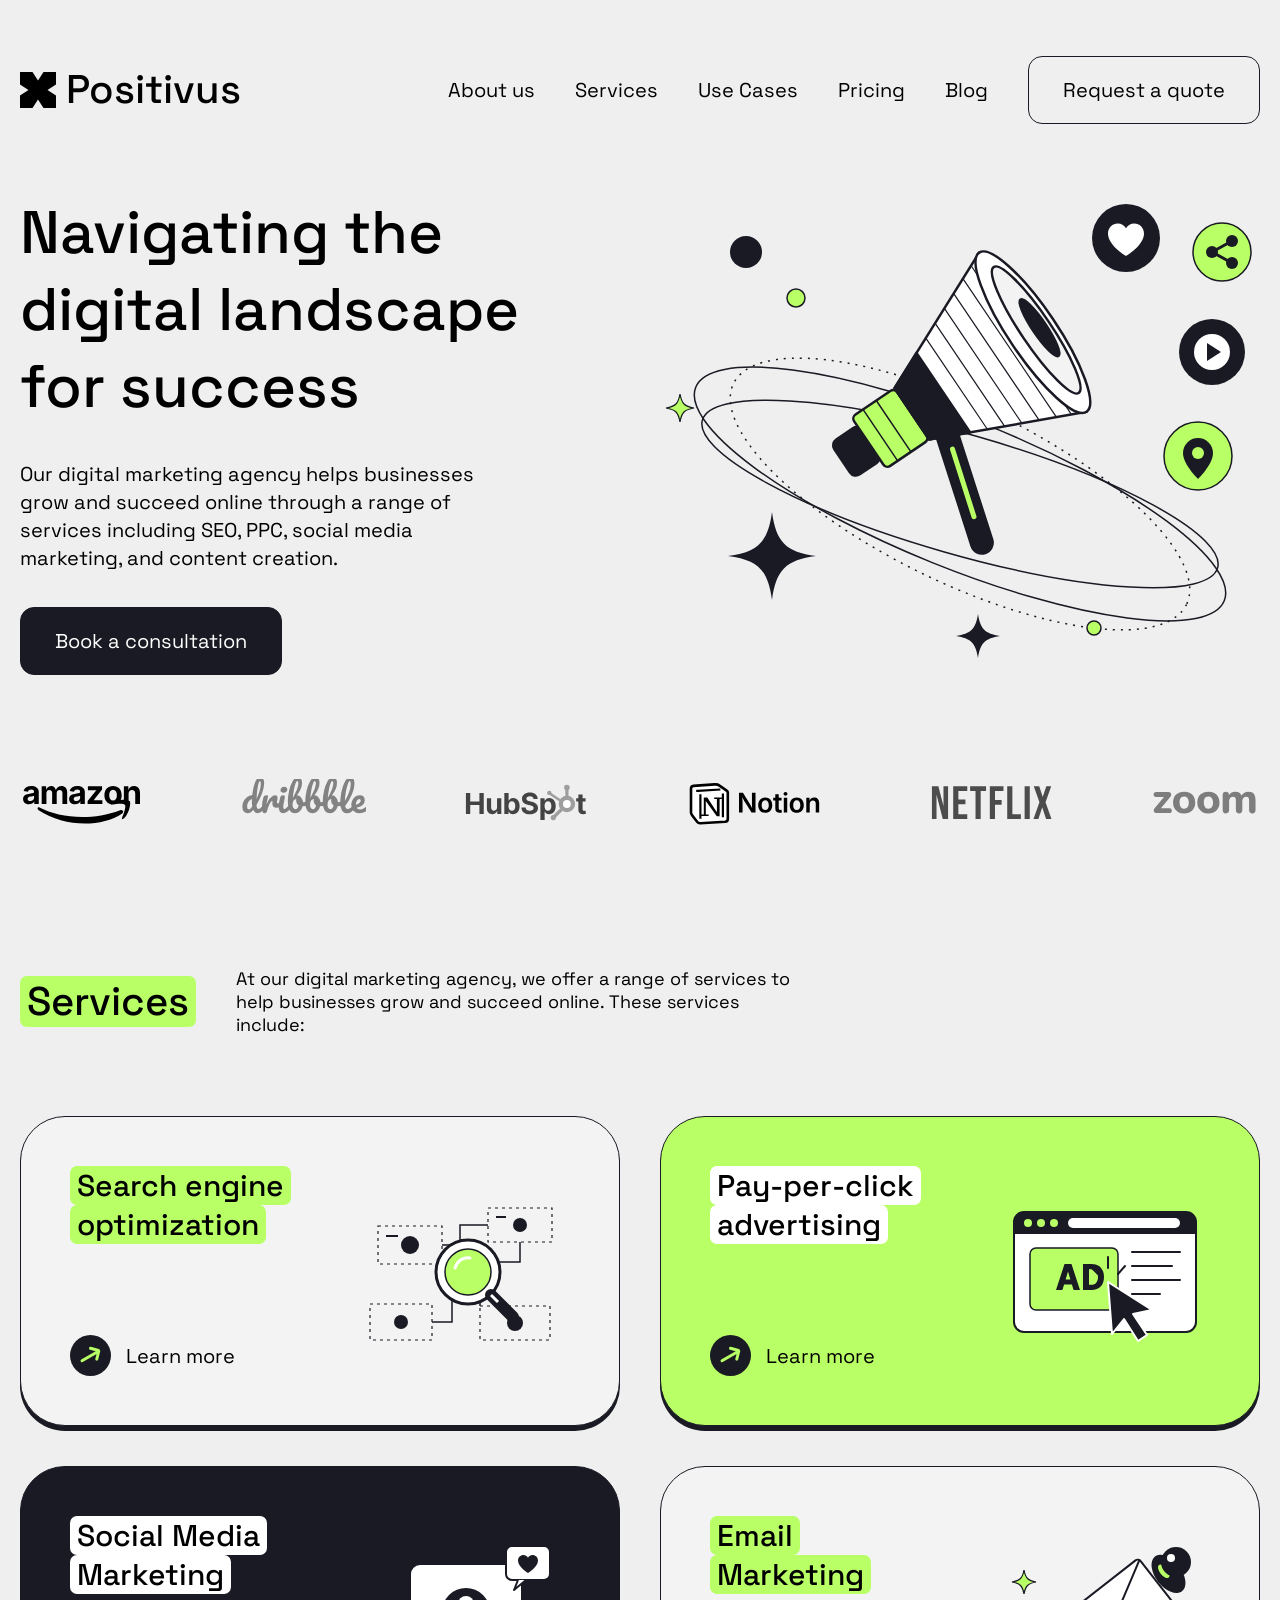
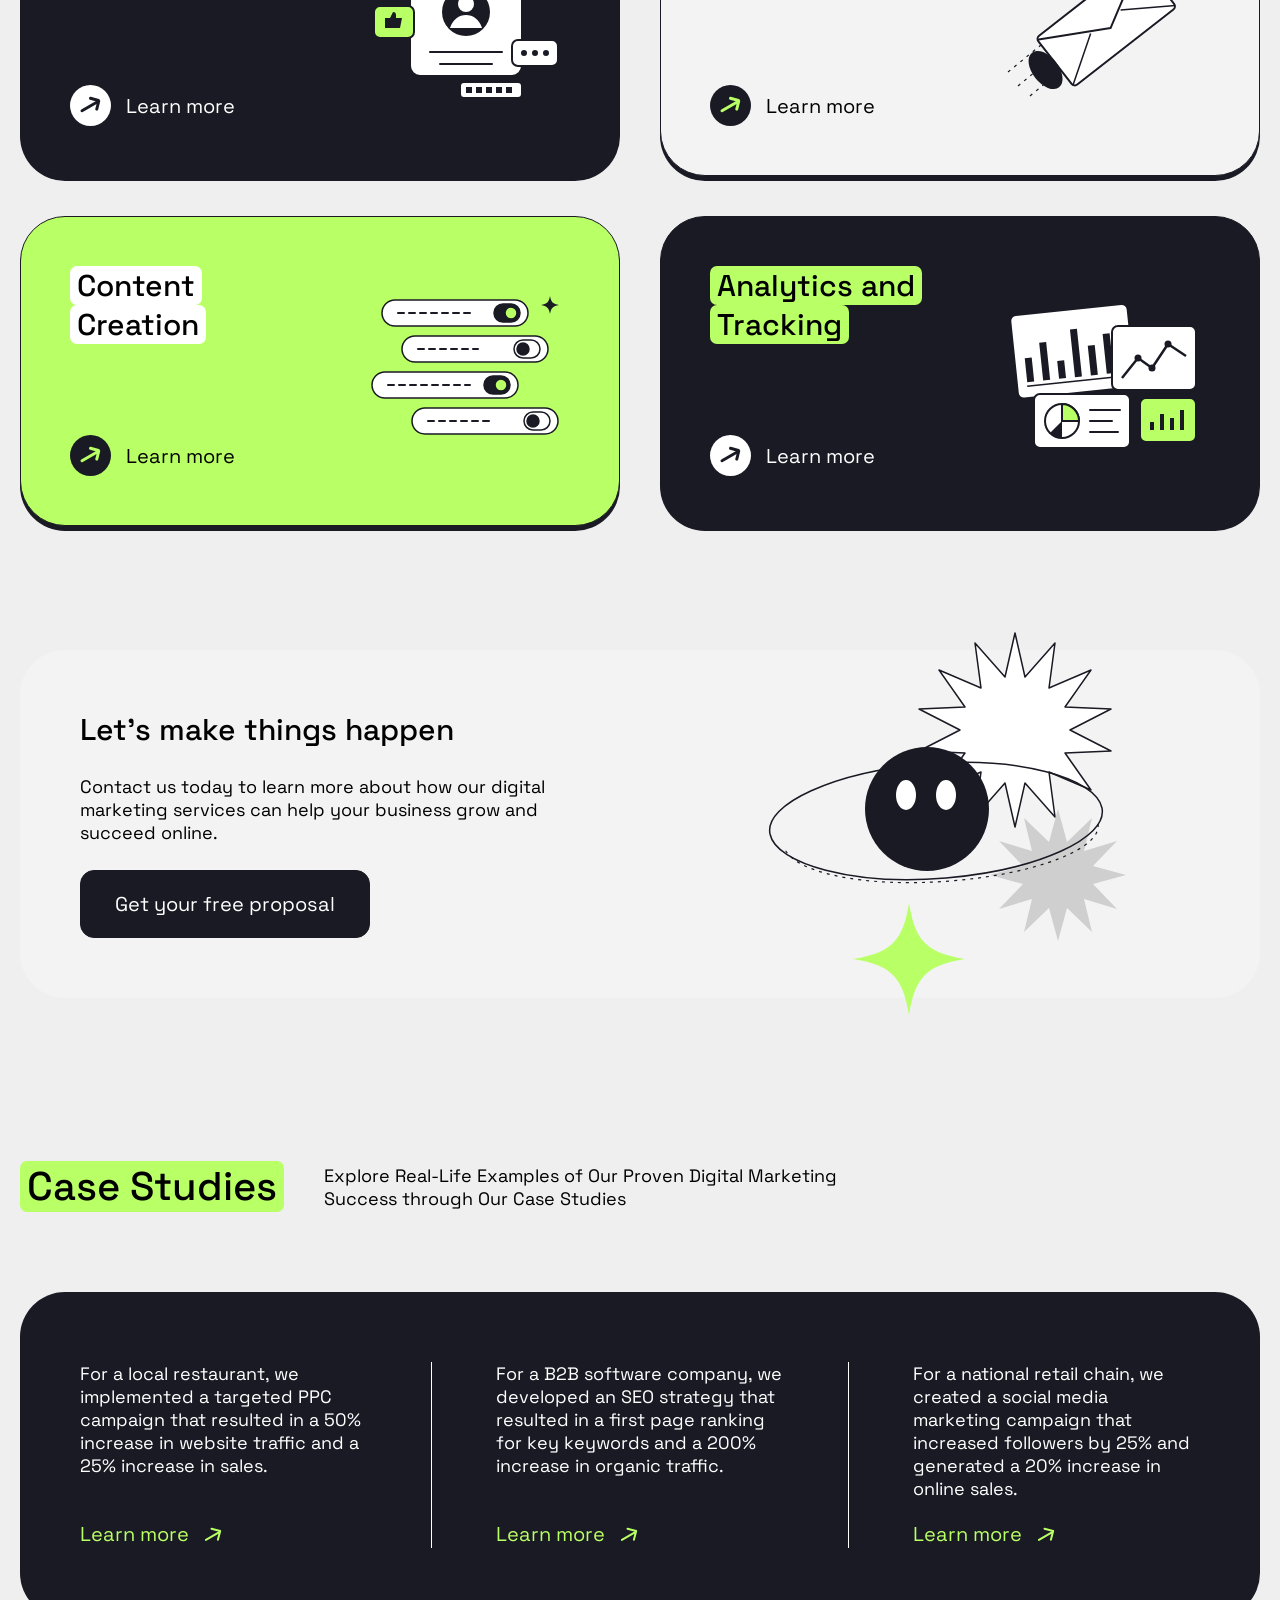
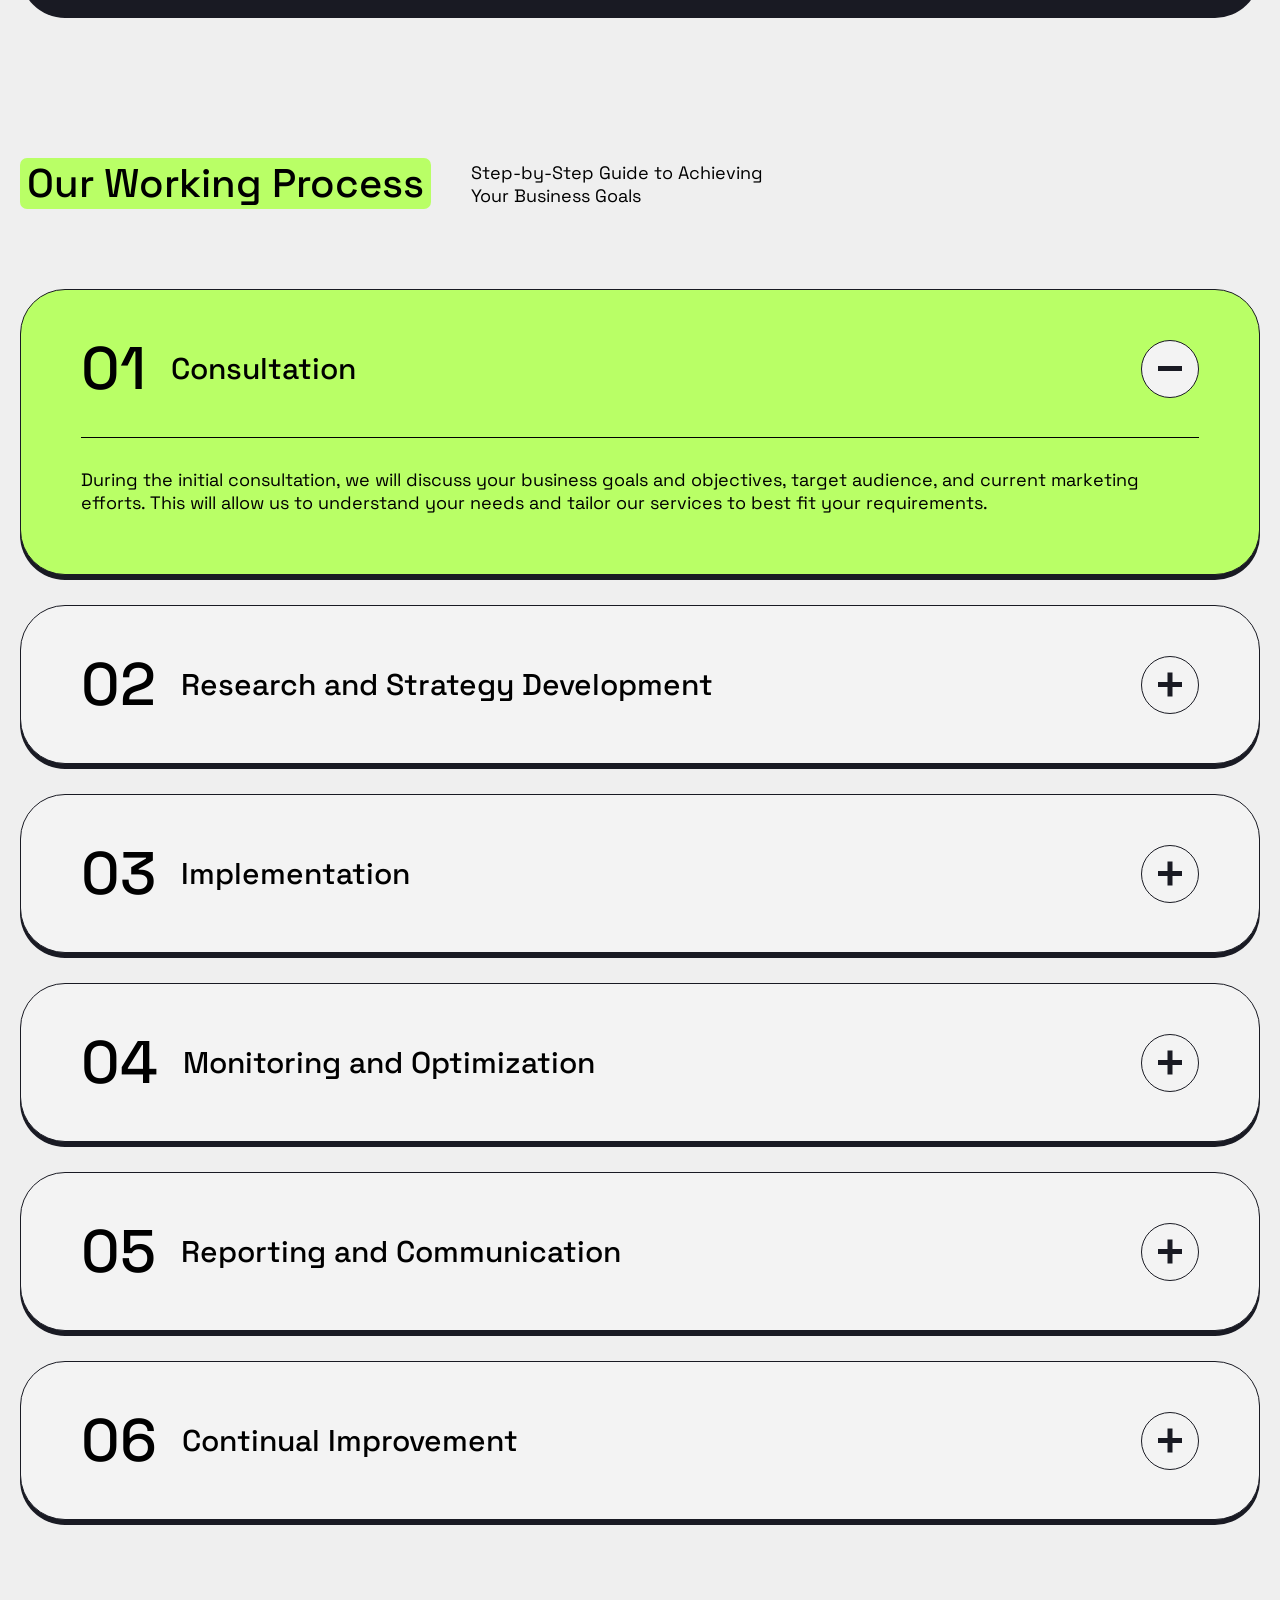
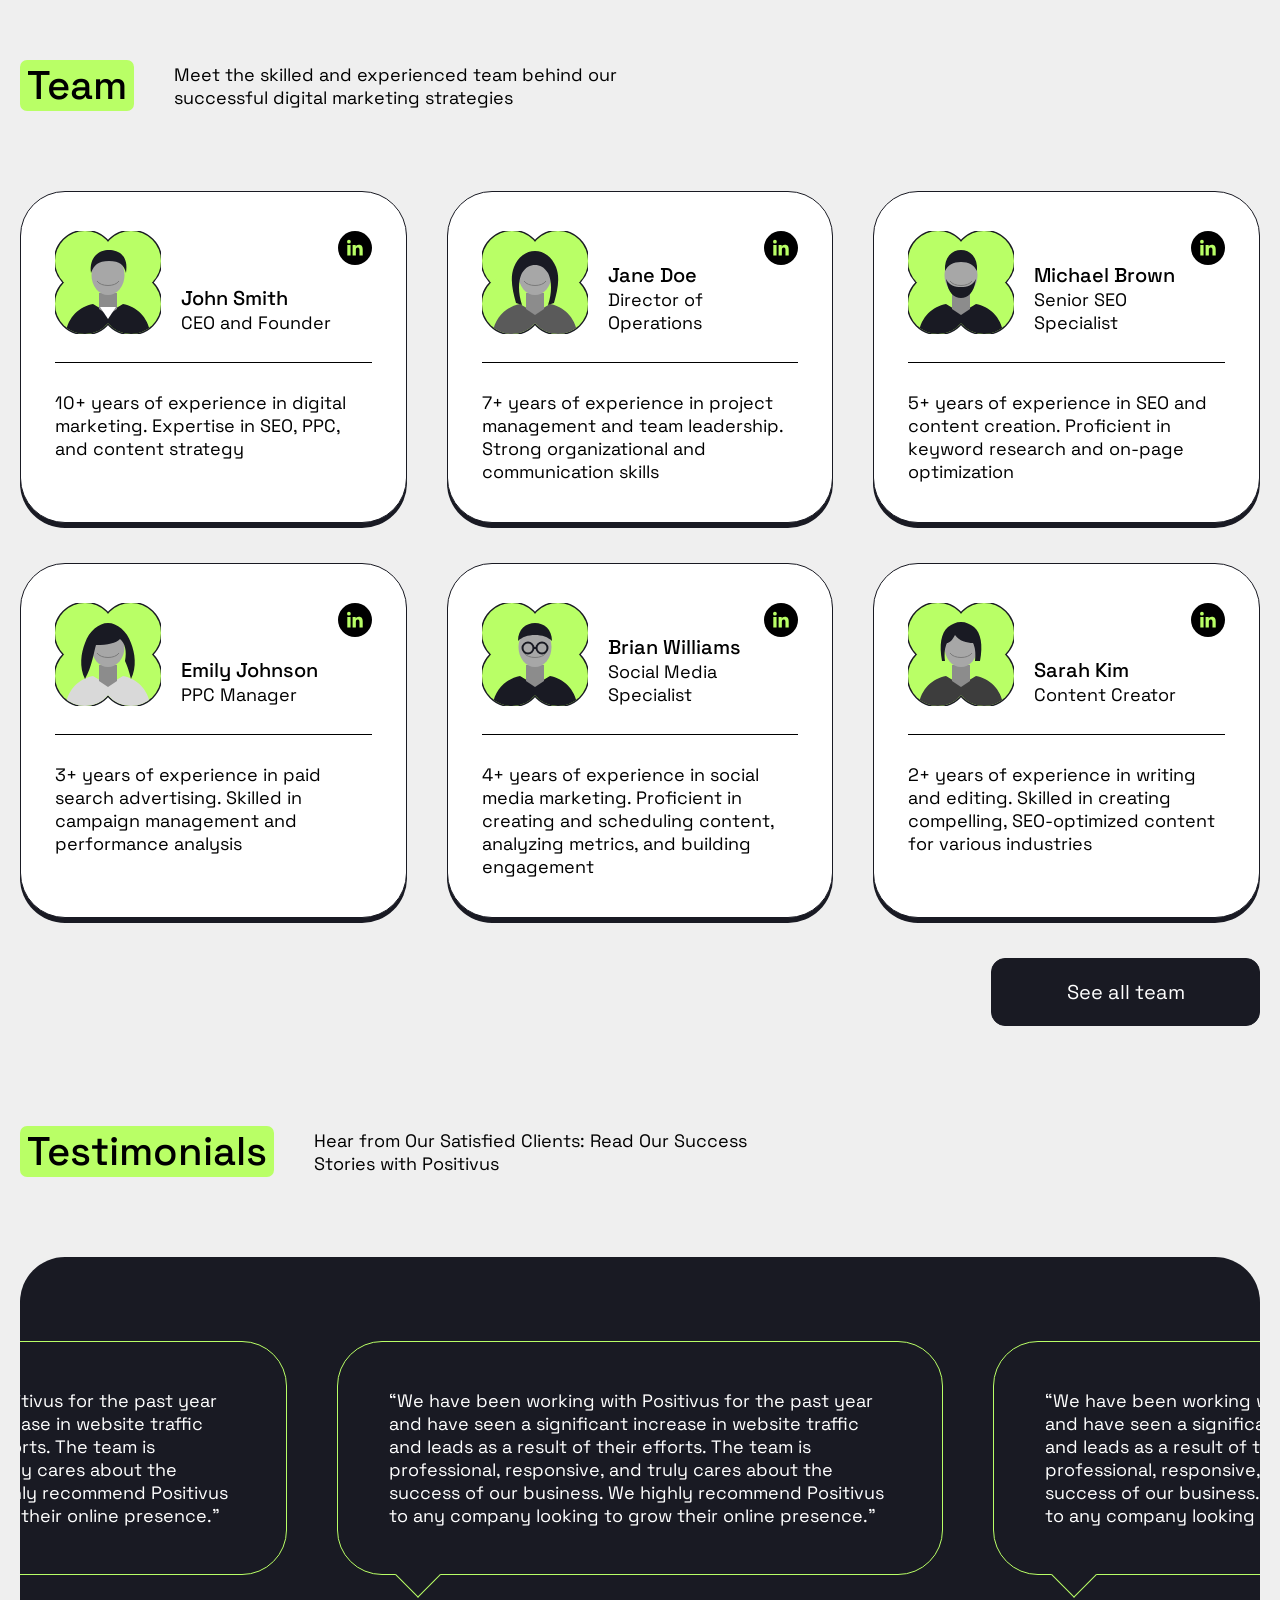
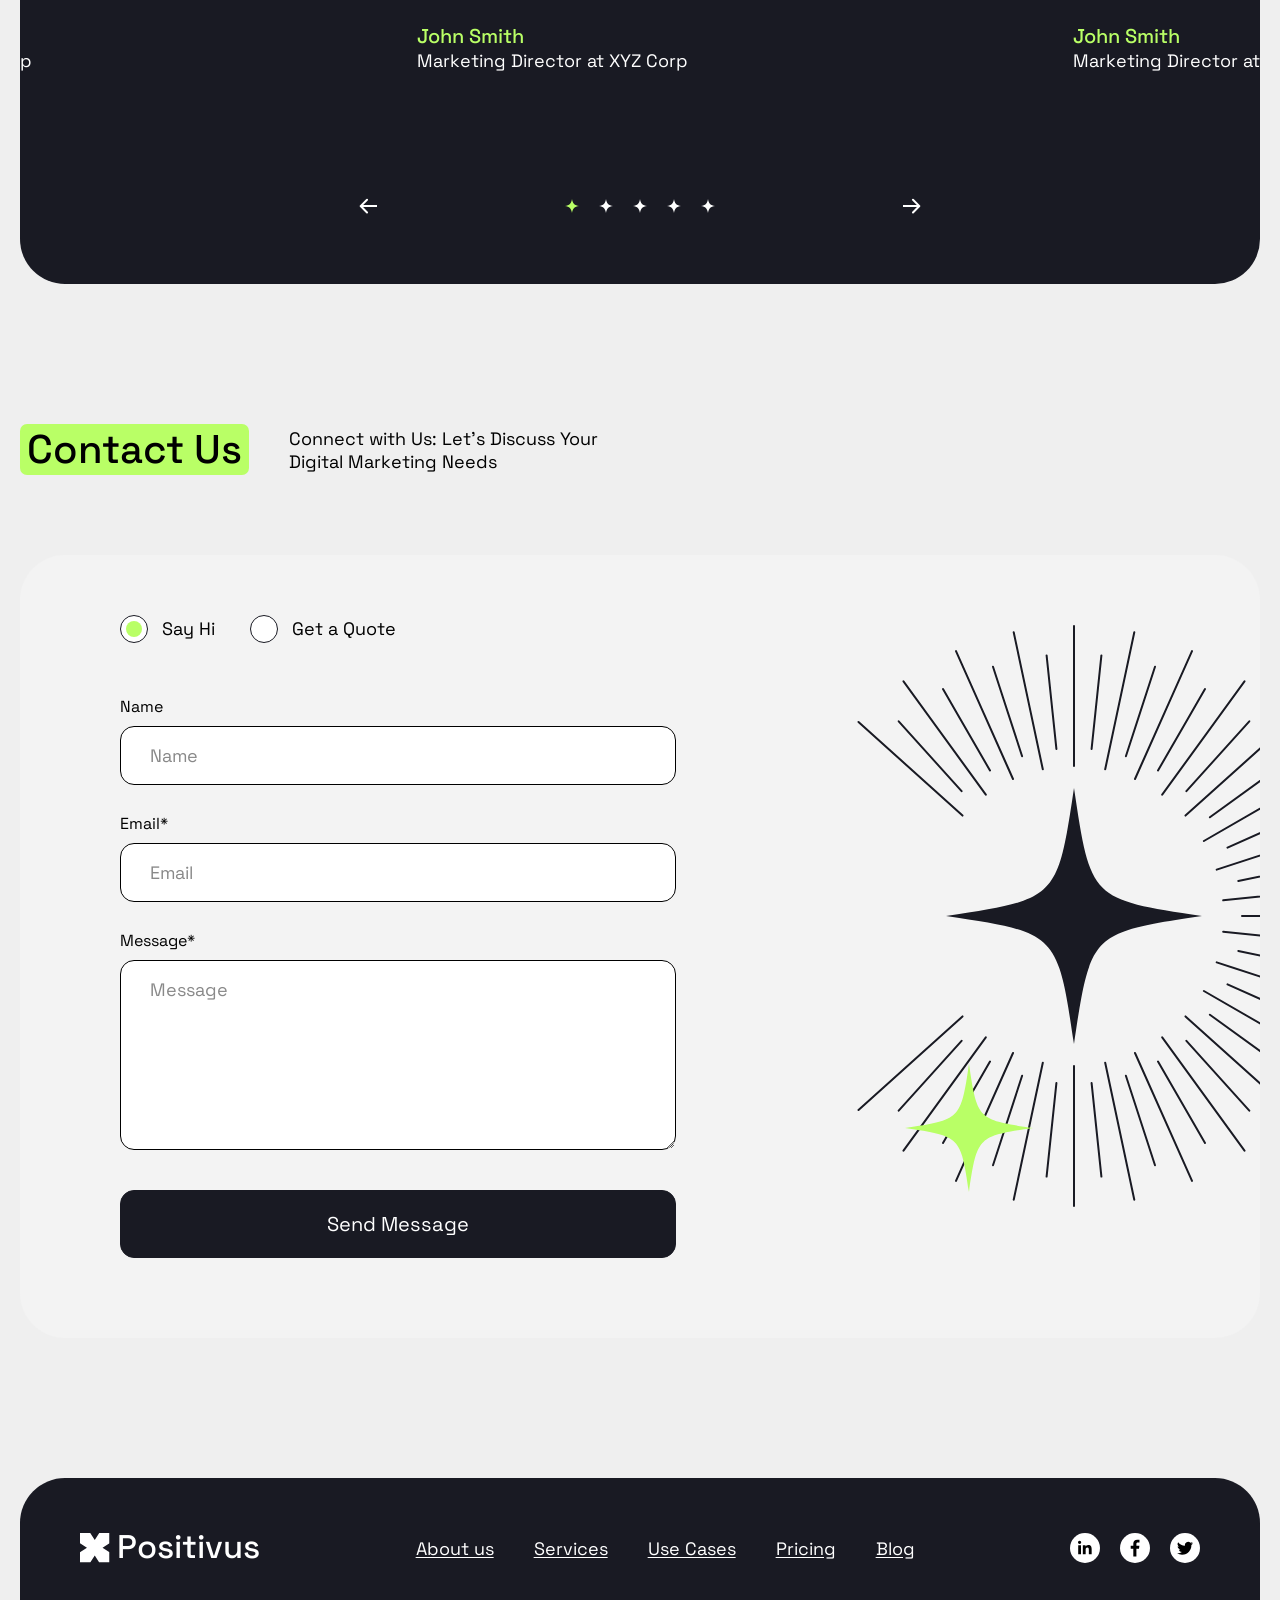
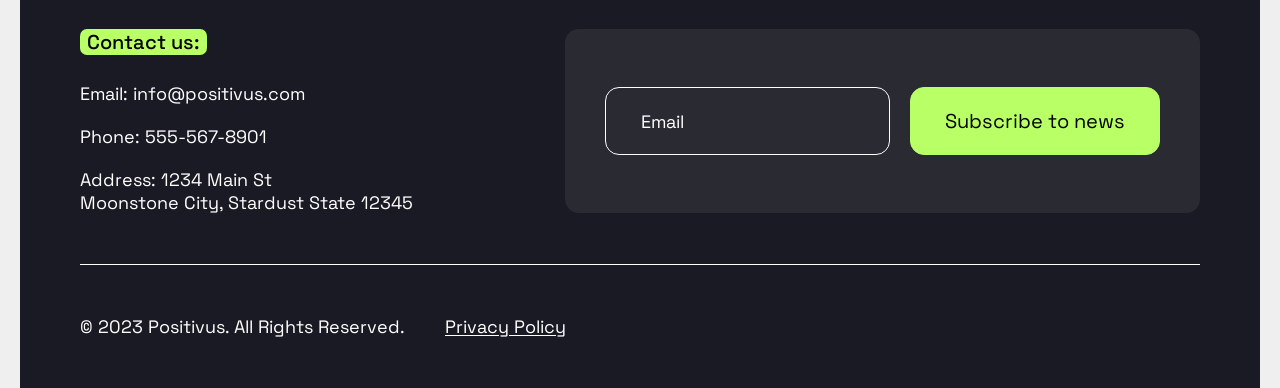
<file: index.html>
<!DOCTYPE html>
<html lang="en">
<head>
  <meta charset="UTF-8">
  <meta name="viewport" content="width=device-width, initial-scale=1.0">
  <title>Positivus — Digital Marketing Agency</title>
  <link rel="preconnect" href="https://fonts.googleapis.com">
  <link rel="preconnect" href="https://fonts.gstatic.com" crossorigin>
  <link href="https://fonts.googleapis.com/css2?family=Space+Grotesk:wght@400;500;700&display=swap" rel="stylesheet">
  <link rel="stylesheet" href="css/style.css">
</head>
<body>
  <svg width="0" height="0" style="position:absolute" aria-hidden="true">
    <symbol id="i-logo" viewBox="0 0 36 36">
      <path d="M0 0h12.5l5.5 8.5L23.5 0H36v12.5L27.5 18l8.5 5.5V36H23.5L18 27.5 12.5 36H0V23.5L8.5 18 0 12.5z"/>
    </symbol>
    <symbol id="i-arrow" viewBox="0 0 41 41">
      <circle cx="20.5" cy="20.5" r="20.5" class="i-arrow__bg"/>
      <path class="i-arrow__fg" d="M11.25 24.45a1.5 1.5 0 0 0 1.5 2.6l-1.5-2.6Zm18.69-8.6a1.5 1.5 0 0 0-1.06-1.84l-8-2.15a1.5 1.5 0 1 0-.78 2.9l7.11 1.9-1.9 7.12a1.5 1.5 0 1 0 2.9.77l2.13-8.7ZM12.75 27.05l16.5-9.53-1.5-2.6-16.5 9.53 1.5 2.6Z"/>
    </symbol>
    <symbol id="i-arrow-plain" viewBox="0 0 20 20">
      <path d="M1.43 15.11a1 1 0 0 0 1 1.73l-1-1.73Zm15.74-7.82a1 1 0 0 0-.71-1.22L7.77 3.74a1 1 0 1 0-.52 1.93l7.73 2.07-2.07 7.73a1 1 0 0 0 1.93.52l2.33-8.7Zm-14.74 9.55 14.27-8.24-1-1.73-14.27 8.24 1 1.73Z"/>
    </symbol>
    <symbol id="i-linkedin" viewBox="0 0 34 34">
      <circle cx="17" cy="17" r="17" fill="#000"/>
      <path fill="#B9FF66" d="M9.31 13.98h3.25v10.4H9.31zm1.62-5.17a1.88 1.88 0 1 1 0 3.76 1.88 1.88 0 0 1 0-3.76Zm3.66 5.17h3.11v1.42h.05c.43-.82 1.49-1.68 3.07-1.68 3.28 0 3.89 2.15 3.89 4.96v5.7h-3.24v-5.06c0-1.2-.02-2.75-1.68-2.75-1.68 0-1.94 1.31-1.94 2.67v5.14h-3.24V13.98Z"/>
    </symbol>
    <symbol id="i-star" viewBox="0 0 14 14">
      <path d="M7 0c.6 4.4 2.6 6.4 7 7-4.4.6-6.4 2.6-7 7-.6-4.4-2.6-6.4-7-7 4.4-.6 6.4-2.6 7-7Z"/>
    </symbol>
  </svg>

  <div class="landing container">
    <header class="header">
      <a class="logo" href="#" aria-label="Positivus home">
        <svg class="logo__icon"><use href="#i-logo"/></svg>
        <span class="logo__text">Positivus</span>
      </a>
      <button class="header__burger" type="button" aria-label="Open menu" aria-expanded="false" aria-controls="nav">
        <span></span><span></span><span></span>
      </button>
      <nav class="nav" id="nav">
        <ul class="nav__list">
          <li><a href="#about">About us</a></li>
          <li><a href="#services">Services</a></li>
          <li><a href="#cases">Use Cases</a></li>
          <li><a href="#pricing">Pricing</a></li>
          <li><a href="#blog">Blog</a></li>
        </ul>
        <a class="btn btn--outline" href="#contact">Request a quote</a>
      </nav>
    </header>

    <section class="hero" id="about">
      <div class="hero__content">
        <h1 class="hero__title">Navigating the digital landscape for success</h1>
        <img class="hero__image hero__image--mobile" src="images/hero.svg" width="600" height="515" alt="">
        <p class="hero__text">Our digital marketing agency helps businesses grow and succeed online through a range of services including SEO, PPC, social media marketing, and content creation.</p>
        <a class="btn btn--dark" href="#contact">Book a consultation</a>
      </div>
      <img class="hero__image" src="images/hero.svg" width="600" height="515" alt="Megaphone surrounded by social media icons">
    </section>

    <ul class="clients" aria-label="Our clients">
      <li><img src="images/logos/amazon.svg" width="124" height="48" alt="Amazon"></li>
      <li><img src="images/logos/dribbble.svg" width="126" height="48" alt="Dribbble"></li>
      <li><img src="images/logos/hubspot.svg" width="129" height="48" alt="HubSpot"></li>
      <li><img src="images/logos/notion.svg" width="145" height="48" alt="Notion"></li>
      <li><img src="images/logos/netflix.svg" width="126" height="48" alt="Netflix"></li>
      <li><img src="images/logos/zoom.svg" width="110" height="48" alt="Zoom"></li>
    </ul>
  </div>

  <main>
    <section class="section services container" id="services">
      <div class="section-head">
        <h2 class="section-head__title"><span class="tag">Services</span></h2>
        <p class="section-head__text section-head__text--570">At our digital marketing agency, we offer a range of services to help businesses grow and succeed online. These services include:</p>
      </div>

      <div class="services__grid">
        <article class="service-card service-card--grey">
          <div class="service-card__body">
            <h3 class="service-card__title"><span class="tag">Search engine</span><span class="tag">optimization</span></h3>
            <a class="learn-more" href="#">
              <svg class="learn-more__icon"><use href="#i-arrow"/></svg>
              <span class="learn-more__text">Learn more</span>
            </a>
          </div>
          <img class="service-card__image" src="images/services/seo.svg" width="210" height="170" alt="">
        </article>

        <article class="service-card service-card--green">
          <div class="service-card__body">
            <h3 class="service-card__title"><span class="tag tag--white">Pay-per-click</span><span class="tag tag--white">advertising</span></h3>
            <a class="learn-more" href="#">
              <svg class="learn-more__icon"><use href="#i-arrow"/></svg>
              <span class="learn-more__text">Learn more</span>
            </a>
          </div>
          <img class="service-card__image" src="images/services/ppc.svg" width="210" height="170" alt="">
        </article>

        <article class="service-card service-card--dark">
          <div class="service-card__body">
            <h3 class="service-card__title"><span class="tag tag--white">Social Media</span><span class="tag tag--white">Marketing</span></h3>
            <a class="learn-more" href="#">
              <svg class="learn-more__icon"><use href="#i-arrow"/></svg>
              <span class="learn-more__text">Learn more</span>
            </a>
          </div>
          <img class="service-card__image" src="images/services/social.svg" width="210" height="170" alt="">
        </article>

        <article class="service-card service-card--grey">
          <div class="service-card__body">
            <h3 class="service-card__title"><span class="tag">Email</span><span class="tag">Marketing</span></h3>
            <a class="learn-more" href="#">
              <svg class="learn-more__icon"><use href="#i-arrow"/></svg>
              <span class="learn-more__text">Learn more</span>
            </a>
          </div>
          <img class="service-card__image" src="images/services/email.svg" width="210" height="170" alt="">
        </article>

        <article class="service-card service-card--green">
          <div class="service-card__body">
            <h3 class="service-card__title"><span class="tag tag--white">Content</span><span class="tag tag--white">Creation</span></h3>
            <a class="learn-more" href="#">
              <svg class="learn-more__icon"><use href="#i-arrow"/></svg>
              <span class="learn-more__text">Learn more</span>
            </a>
          </div>
          <img class="service-card__image" src="images/services/content.svg" width="210" height="170" alt="">
        </article>

        <article class="service-card service-card--dark">
          <div class="service-card__body">
            <h3 class="service-card__title"><span class="tag">Analytics and</span><span class="tag">Tracking</span></h3>
            <a class="learn-more" href="#">
              <svg class="learn-more__icon"><use href="#i-arrow"/></svg>
              <span class="learn-more__text">Learn more</span>
            </a>
          </div>
          <img class="service-card__image" src="images/services/analytics.svg" width="210" height="170" alt="">
        </article>
      </div>
    </section>

    <section class="cta container">
      <div class="cta__box">
        <div class="cta__content">
          <h3 class="cta__title">Let’s make things happen</h3>
          <p class="cta__text">Contact us today to learn more about how our digital marketing services can help your business grow and succeed online.</p>
          <a class="btn btn--dark" href="#contact">Get your free proposal</a>
        </div>
        <img class="cta__image" src="images/cta.svg" width="494" height="394" alt="">
      </div>
    </section>

    <section class="section cases container" id="cases">
      <div class="section-head">
        <h2 class="section-head__title"><span class="tag">Case Studies</span></h2>
        <p class="section-head__text section-head__text--580">Explore Real-Life Examples of Our Proven Digital Marketing Success through Our Case Studies</p>
      </div>

      <div class="cases__box">
        <article class="case">
          <p class="case__text">For a local restaurant, we implemented a targeted PPC campaign that resulted in a 50% increase in website traffic and a 25% increase in sales.</p>
          <a class="case__link" href="#">Learn more <svg><use href="#i-arrow-plain"/></svg></a>
        </article>
        <span class="cases__divider" aria-hidden="true"></span>
        <article class="case">
          <p class="case__text">For a B2B software company, we developed an SEO strategy that resulted in a first page ranking for key keywords and a 200% increase in organic traffic.</p>
          <a class="case__link" href="#">Learn more <svg><use href="#i-arrow-plain"/></svg></a>
        </article>
        <span class="cases__divider" aria-hidden="true"></span>
        <article class="case">
          <p class="case__text">For a national retail chain, we created a social media marketing campaign that increased followers by 25% and generated a 20% increase in online sales.</p>
          <a class="case__link" href="#">Learn more <svg><use href="#i-arrow-plain"/></svg></a>
        </article>
      </div>
    </section>

    <section class="section process container" id="process">
      <div class="section-head">
        <h2 class="section-head__title"><span class="tag">Our Working Process</span></h2>
        <p class="section-head__text section-head__text--292">Step-by-Step Guide to Achieving Your Business Goals</p>
      </div>

      <ol class="process__list">
        <li class="step is-open">
          <button class="step__head" type="button" aria-expanded="true">
            <span class="step__num">01</span>
            <span class="step__title">Consultation</span>
            <span class="step__toggle" aria-hidden="true"></span>
          </button>
          <div class="step__body">
            <p>During the initial consultation, we will discuss your business goals and objectives, target audience, and current marketing efforts. This will allow us to understand your needs and tailor our services to best fit your requirements.</p>
          </div>
        </li>
        <li class="step">
          <button class="step__head" type="button" aria-expanded="false">
            <span class="step__num">02</span>
            <span class="step__title">Research and Strategy Development</span>
            <span class="step__toggle" aria-hidden="true"></span>
          </button>
          <div class="step__body">
            <p>We research your market, competitors and audience, then build a data-driven strategy with clear goals, channels and KPIs tailored to your business.</p>
          </div>
        </li>
        <li class="step">
          <button class="step__head" type="button" aria-expanded="false">
            <span class="step__num">03</span>
            <span class="step__title">Implementation</span>
            <span class="step__toggle" aria-hidden="true"></span>
          </button>
          <div class="step__body">
            <p>Our team launches the campaigns, creates the content and sets up tracking so every action is aligned with the agreed strategy.</p>
          </div>
        </li>
        <li class="step">
          <button class="step__head" type="button" aria-expanded="false">
            <span class="step__num">04</span>
            <span class="step__title">Monitoring and Optimization</span>
            <span class="step__toggle" aria-hidden="true"></span>
          </button>
          <div class="step__body">
            <p>We continuously monitor performance and optimize targeting, creatives and budgets to get the best possible results.</p>
          </div>
        </li>
        <li class="step">
          <button class="step__head" type="button" aria-expanded="false">
            <span class="step__num">05</span>
            <span class="step__title">Reporting and Communication</span>
            <span class="step__toggle" aria-hidden="true"></span>
          </button>
          <div class="step__body">
            <p>You receive regular, transparent reports and have a dedicated contact who keeps you informed about progress and next steps.</p>
          </div>
        </li>
        <li class="step">
          <button class="step__head" type="button" aria-expanded="false">
            <span class="step__num">06</span>
            <span class="step__title">Continual Improvement</span>
            <span class="step__toggle" aria-hidden="true"></span>
          </button>
          <div class="step__body">
            <p>We use the insights we gather to keep refining your marketing, test new ideas and help your business grow over the long term.</p>
          </div>
        </li>
      </ol>
    </section>

    <section class="section team container" id="team">
      <div class="section-head">
        <h2 class="section-head__title"><span class="tag">Team</span></h2>
        <p class="section-head__text section-head__text--473">Meet the skilled and experienced team behind our successful digital marketing strategies</p>
      </div>

      <div class="team__grid">
        <article class="member">
          <div class="member__head">
            <img class="member__photo" src="images/team/john-smith.svg" width="106" height="103" alt="John Smith">
            <div class="member__info">
              <h4 class="member__name">John Smith</h4>
              <p class="member__role">CEO and Founder</p>
            </div>
            <a class="member__linkedin" href="#" aria-label="John Smith on LinkedIn"><svg><use href="#i-linkedin"/></svg></a>
          </div>
          <p class="member__text">10+ years of experience in digital marketing. Expertise in SEO, PPC, and content strategy</p>
        </article>
        <article class="member">
          <div class="member__head">
            <img class="member__photo" src="images/team/jane-doe.svg" width="106" height="103" alt="Jane Doe">
            <div class="member__info">
              <h4 class="member__name">Jane Doe</h4>
              <p class="member__role">Director of Operations</p>
            </div>
            <a class="member__linkedin" href="#" aria-label="Jane Doe on LinkedIn"><svg><use href="#i-linkedin"/></svg></a>
          </div>
          <p class="member__text">7+ years of experience in project management and team leadership. Strong organizational and communication skills</p>
        </article>
        <article class="member">
          <div class="member__head">
            <img class="member__photo" src="images/team/michael-brown.svg" width="106" height="103" alt="Michael Brown">
            <div class="member__info">
              <h4 class="member__name">Michael Brown</h4>
              <p class="member__role">Senior SEO Specialist</p>
            </div>
            <a class="member__linkedin" href="#" aria-label="Michael Brown on LinkedIn"><svg><use href="#i-linkedin"/></svg></a>
          </div>
          <p class="member__text">5+ years of experience in SEO and content creation. Proficient in keyword research and on-page optimization</p>
        </article>
        <article class="member">
          <div class="member__head">
            <img class="member__photo" src="images/team/emily-johnson.svg" width="106" height="103" alt="Emily Johnson">
            <div class="member__info">
              <h4 class="member__name">Emily Johnson</h4>
              <p class="member__role">PPC Manager</p>
            </div>
            <a class="member__linkedin" href="#" aria-label="Emily Johnson on LinkedIn"><svg><use href="#i-linkedin"/></svg></a>
          </div>
          <p class="member__text">3+ years of experience in paid search advertising. Skilled in campaign management and performance analysis</p>
        </article>
        <article class="member">
          <div class="member__head">
            <img class="member__photo" src="images/team/brian-williams.svg" width="106" height="103" alt="Brian Williams">
            <div class="member__info">
              <h4 class="member__name">Brian Williams</h4>
              <p class="member__role">Social Media Specialist</p>
            </div>
            <a class="member__linkedin" href="#" aria-label="Brian Williams on LinkedIn"><svg><use href="#i-linkedin"/></svg></a>
          </div>
          <p class="member__text">4+ years of experience in social media marketing. Proficient in creating and scheduling content, analyzing metrics, and building engagement</p>
        </article>
        <article class="member">
          <div class="member__head">
            <img class="member__photo" src="images/team/sarah-kim.svg" width="106" height="103" alt="Sarah Kim">
            <div class="member__info">
              <h4 class="member__name">Sarah Kim</h4>
              <p class="member__role">Content Creator</p>
            </div>
            <a class="member__linkedin" href="#" aria-label="Sarah Kim on LinkedIn"><svg><use href="#i-linkedin"/></svg></a>
          </div>
          <p class="member__text">2+ years of experience in writing and editing. Skilled in creating compelling, SEO-optimized content for various industries</p>
        </article>
      </div>

      <div class="team__more">
        <a class="btn btn--dark" href="#">See all team</a>
      </div>
    </section>

    <section class="section testimonials container" id="testimonials">
      <div class="section-head">
        <h2 class="section-head__title"><span class="tag">Testimonials</span></h2>
        <p class="section-head__text section-head__text--473">Hear from Our Satisfied Clients: Read Our Success Stories with Positivus</p>
      </div>

      <div class="testimonials__box">
        <div class="slider" data-slider>
          <div class="slider__viewport">
            <figure class="review">
              <blockquote class="review__bubble">“We have been working with Positivus for the past year and have seen a significant increase in website traffic and leads as a result of their efforts. The team is professional, responsive, and truly cares about the success of our business. We highly recommend Positivus to any company looking to grow their online presence.”</blockquote>
              <figcaption class="review__author"><span class="review__name">John Smith</span><span class="review__role">Marketing Director at XYZ Corp</span></figcaption>
            </figure>
            <figure class="review">
              <blockquote class="review__bubble">“We have been working with Positivus for the past year and have seen a significant increase in website traffic and leads as a result of their efforts. The team is professional, responsive, and truly cares about the success of our business. We highly recommend Positivus to any company looking to grow their online presence.”</blockquote>
              <figcaption class="review__author"><span class="review__name">John Smith</span><span class="review__role">Marketing Director at XYZ Corp</span></figcaption>
            </figure>
            <figure class="review">
              <blockquote class="review__bubble">“We have been working with Positivus for the past year and have seen a significant increase in website traffic and leads as a result of their efforts. The team is professional, responsive, and truly cares about the success of our business. We highly recommend Positivus to any company looking to grow their online presence.”</blockquote>
              <figcaption class="review__author"><span class="review__name">John Smith</span><span class="review__role">Marketing Director at XYZ Corp</span></figcaption>
            </figure>
            <figure class="review">
              <blockquote class="review__bubble">“We have been working with Positivus for the past year and have seen a significant increase in website traffic and leads as a result of their efforts. The team is professional, responsive, and truly cares about the success of our business. We highly recommend Positivus to any company looking to grow their online presence.”</blockquote>
              <figcaption class="review__author"><span class="review__name">John Smith</span><span class="review__role">Marketing Director at XYZ Corp</span></figcaption>
            </figure>
            <figure class="review">
              <blockquote class="review__bubble">“We have been working with Positivus for the past year and have seen a significant increase in website traffic and leads as a result of their efforts. The team is professional, responsive, and truly cares about the success of our business. We highly recommend Positivus to any company looking to grow their online presence.”</blockquote>
              <figcaption class="review__author"><span class="review__name">John Smith</span><span class="review__role">Marketing Director at XYZ Corp</span></figcaption>
            </figure>
          </div>

          <div class="slider__controls">
            <button class="slider__arrow slider__arrow--prev" type="button" aria-label="Previous testimonial">
              <svg viewBox="0 0 20 20" aria-hidden="true"><path d="M1.94 9.4a1 1 0 0 0 0 1.42l6.36 6.36a1 1 0 0 0 1.42-1.42l-5.66-5.65 5.66-5.66a1 1 0 1 0-1.42-1.41L1.94 9.4ZM19 9.1H2.65v2h16.36v-2Z"/></svg>
            </button>
            <div class="slider__dots" role="tablist" aria-label="Choose testimonial"></div>
            <button class="slider__arrow slider__arrow--next" type="button" aria-label="Next testimonial">
              <svg viewBox="0 0 20 20" aria-hidden="true"><path d="M18.06 10.82a1 1 0 0 0 0-1.42L11.7 3.04a1 1 0 0 0-1.42 1.42l5.66 5.65-5.66 5.66a1 1 0 0 0 1.42 1.41l6.36-6.36ZM1 11.1h16.35v-2H1v2Z"/></svg>
            </button>
          </div>
        </div>
      </div>
    </section>

    <section class="section contact container" id="contact">
      <div class="section-head">
        <h2 class="section-head__title"><span class="tag">Contact Us</span></h2>
        <p class="section-head__text section-head__text--323">Connect with Us: Let's Discuss Your Digital Marketing Needs</p>
      </div>

      <div class="contact__box">
        <form class="form" action="#" method="post">
          <div class="form__radios">
            <label class="radio"><input type="radio" name="topic" value="hi" checked><span class="radio__mark"></span>Say Hi</label>
            <label class="radio"><input type="radio" name="topic" value="quote"><span class="radio__mark"></span>Get a Quote</label>
          </div>
          <div class="form__fields">
            <label class="field">
              <span class="field__label">Name</span>
              <input class="field__input" type="text" name="name" placeholder="Name">
            </label>
            <label class="field">
              <span class="field__label">Email*</span>
              <input class="field__input" type="email" name="email" placeholder="Email" required>
            </label>
            <label class="field">
              <span class="field__label">Message*</span>
              <textarea class="field__input field__input--area" name="message" placeholder="Message" required></textarea>
            </label>
          </div>
          <button class="btn btn--dark form__submit" type="submit">Send Message</button>
        </form>
        <img class="contact__image" src="images/contact.svg" width="446" height="648" alt="">
      </div>
    </section>
  </main>

  <footer class="footer container">
    <div class="footer__box">
      <div class="footer__top">
        <a class="logo logo--white" href="#" aria-label="Positivus home">
          <svg class="logo__icon"><use href="#i-logo"/></svg>
          <span class="logo__text">Positivus</span>
        </a>
        <ul class="footer__nav">
          <li><a href="#about">About us</a></li>
          <li><a href="#services">Services</a></li>
          <li><a href="#cases">Use Cases</a></li>
          <li><a href="#pricing">Pricing</a></li>
          <li><a href="#blog">Blog</a></li>
        </ul>
        <ul class="footer__social">
          <li><a href="#" aria-label="LinkedIn"><svg viewBox="0 0 30 30" aria-hidden="true"><circle cx="15" cy="15" r="15" fill="#fff"/><path fill="#000" d="M8.2 12.2h2.8v9.1H8.2zm1.4-4.5a1.64 1.64 0 1 1 0 3.29 1.64 1.64 0 0 1 0-3.3Zm3.2 4.5h2.73v1.25h.04c.38-.72 1.3-1.47 2.69-1.47 2.87 0 3.4 1.89 3.4 4.34v5h-2.83v-4.43c0-1.06-.02-2.41-1.47-2.41-1.47 0-1.7 1.15-1.7 2.33v4.5h-2.83v-9.1Z"/></svg></a></li>
          <li><a href="#" aria-label="Facebook"><svg viewBox="0 0 30 30" aria-hidden="true"><circle cx="15" cy="15" r="15" fill="#fff"/><path fill="#000" d="M16.4 23.5v-7.7h2.6l.4-3h-3v-1.9c0-.87.24-1.46 1.49-1.46h1.59V6.75c-.28-.04-1.22-.12-2.31-.12-2.29 0-3.86 1.4-3.86 3.96v2.2h-2.6v3h2.6v7.71h3.09Z"/></svg></a></li>
          <li><a href="#" aria-label="Twitter"><svg viewBox="0 0 30 30" aria-hidden="true"><circle cx="15" cy="15" r="15" fill="#fff"/><path fill="#000" d="M23 10.3c-.59.26-1.22.44-1.88.52a3.3 3.3 0 0 0 1.44-1.82 6.6 6.6 0 0 1-2.08.8 3.28 3.28 0 0 0-5.59 2.99 9.3 9.3 0 0 1-6.76-3.43 3.28 3.28 0 0 0 1.02 4.38 3.27 3.27 0 0 1-1.49-.41v.04c0 1.59 1.13 2.92 2.63 3.22a3.3 3.3 0 0 1-1.48.06 3.29 3.29 0 0 0 3.07 2.28A6.6 6.6 0 0 1 7 20.26 9.29 9.29 0 0 0 12.03 21.73c6.04 0 9.34-5 9.34-9.34l-.01-.42A6.67 6.67 0 0 0 23 10.3Z"/></svg></a></li>
        </ul>
      </div>

      <div class="footer__middle">
        <div class="footer__contacts">
          <h4 class="footer__label"><span class="tag">Contact us:</span></h4>
          <ul class="footer__contacts-list">
            <li>Email: <a href="mailto:info@positivus.com">info@positivus.com</a></li>
            <li>Phone: <a href="tel:5555678901">555-567-8901</a></li>
            <li>Address: 1234 Main St<br>Moonstone City, Stardust State 12345</li>
          </ul>
        </div>
        <form class="subscribe" action="#" method="post">
          <input class="subscribe__input" type="email" name="email" placeholder="Email" aria-label="Email" required>
          <button class="btn btn--green subscribe__btn" type="submit">Subscribe to news</button>
        </form>
      </div>

      <div class="footer__bottom">
        <p>© 2023 Positivus. All Rights Reserved.</p>
        <a href="#">Privacy Policy</a>
      </div>
    </div>
  </footer>

  <script src="js/main.js"></script>
</body>
</html>
</file>
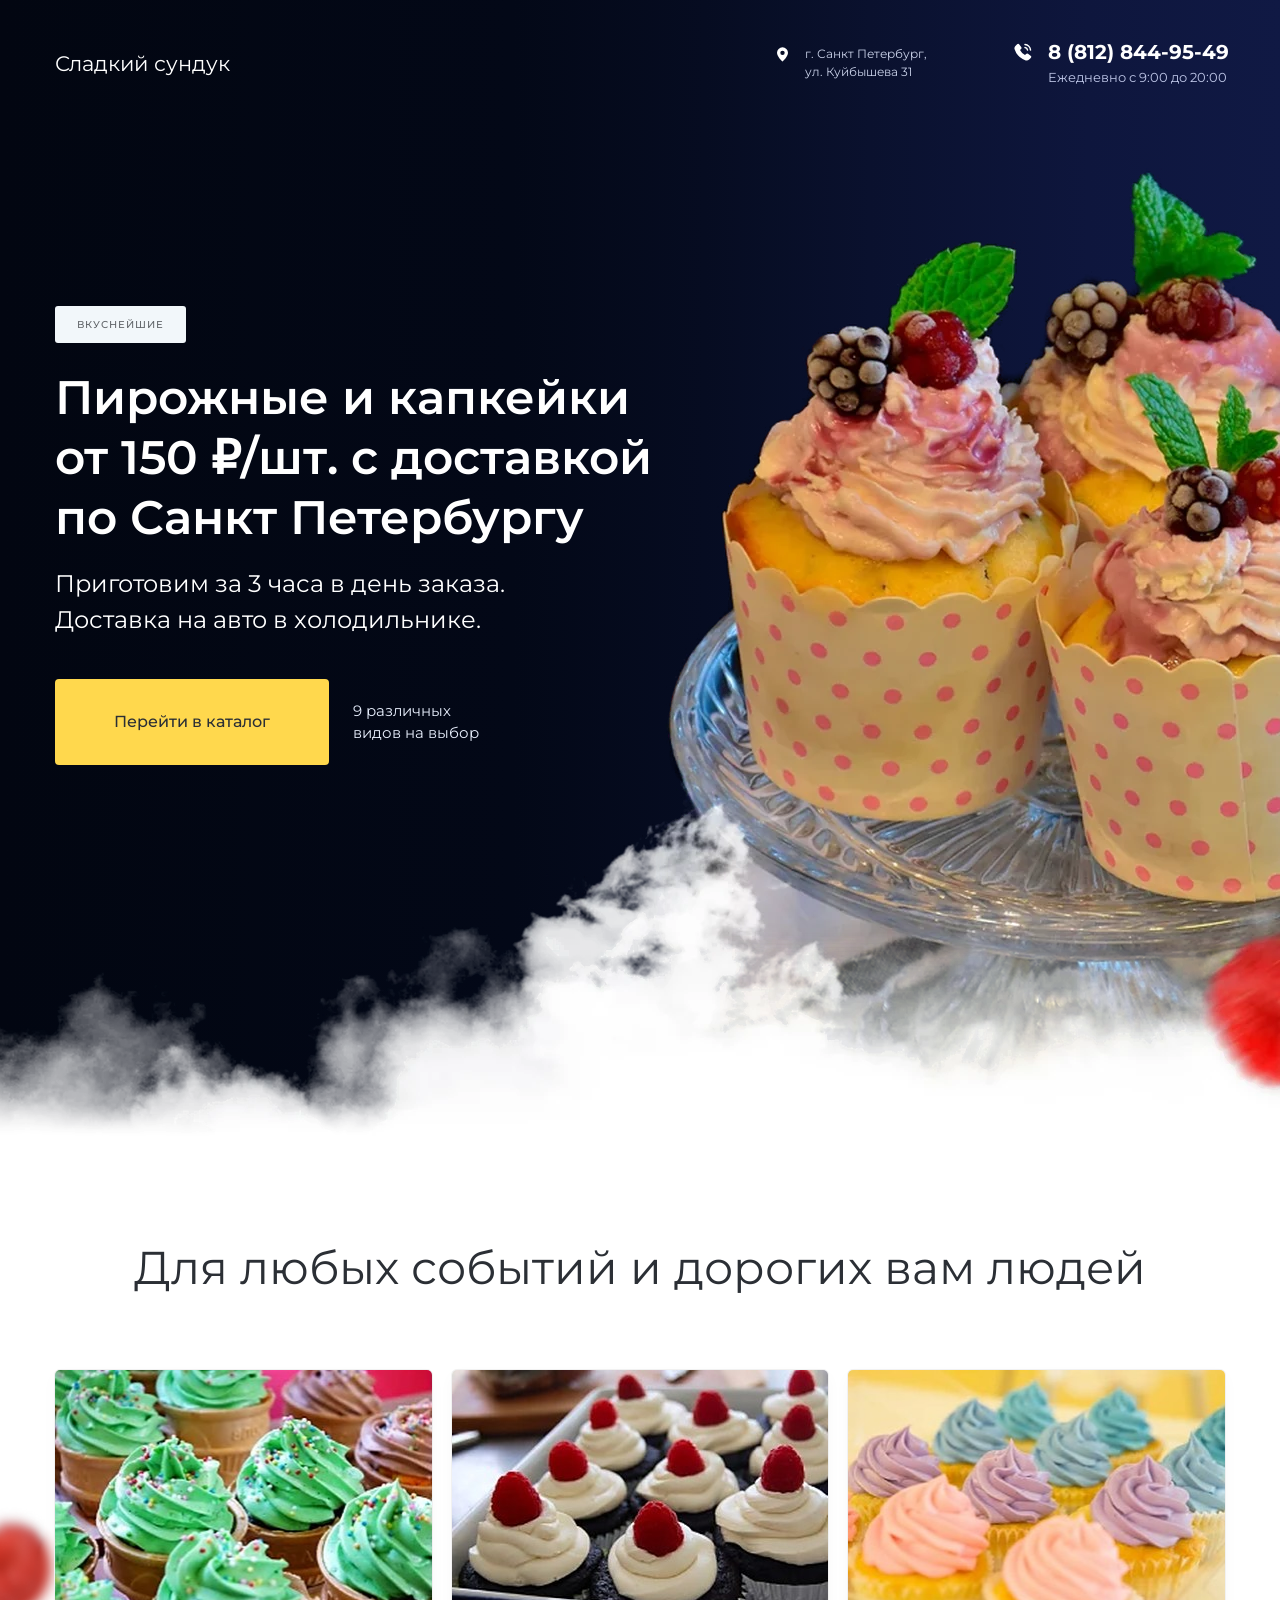
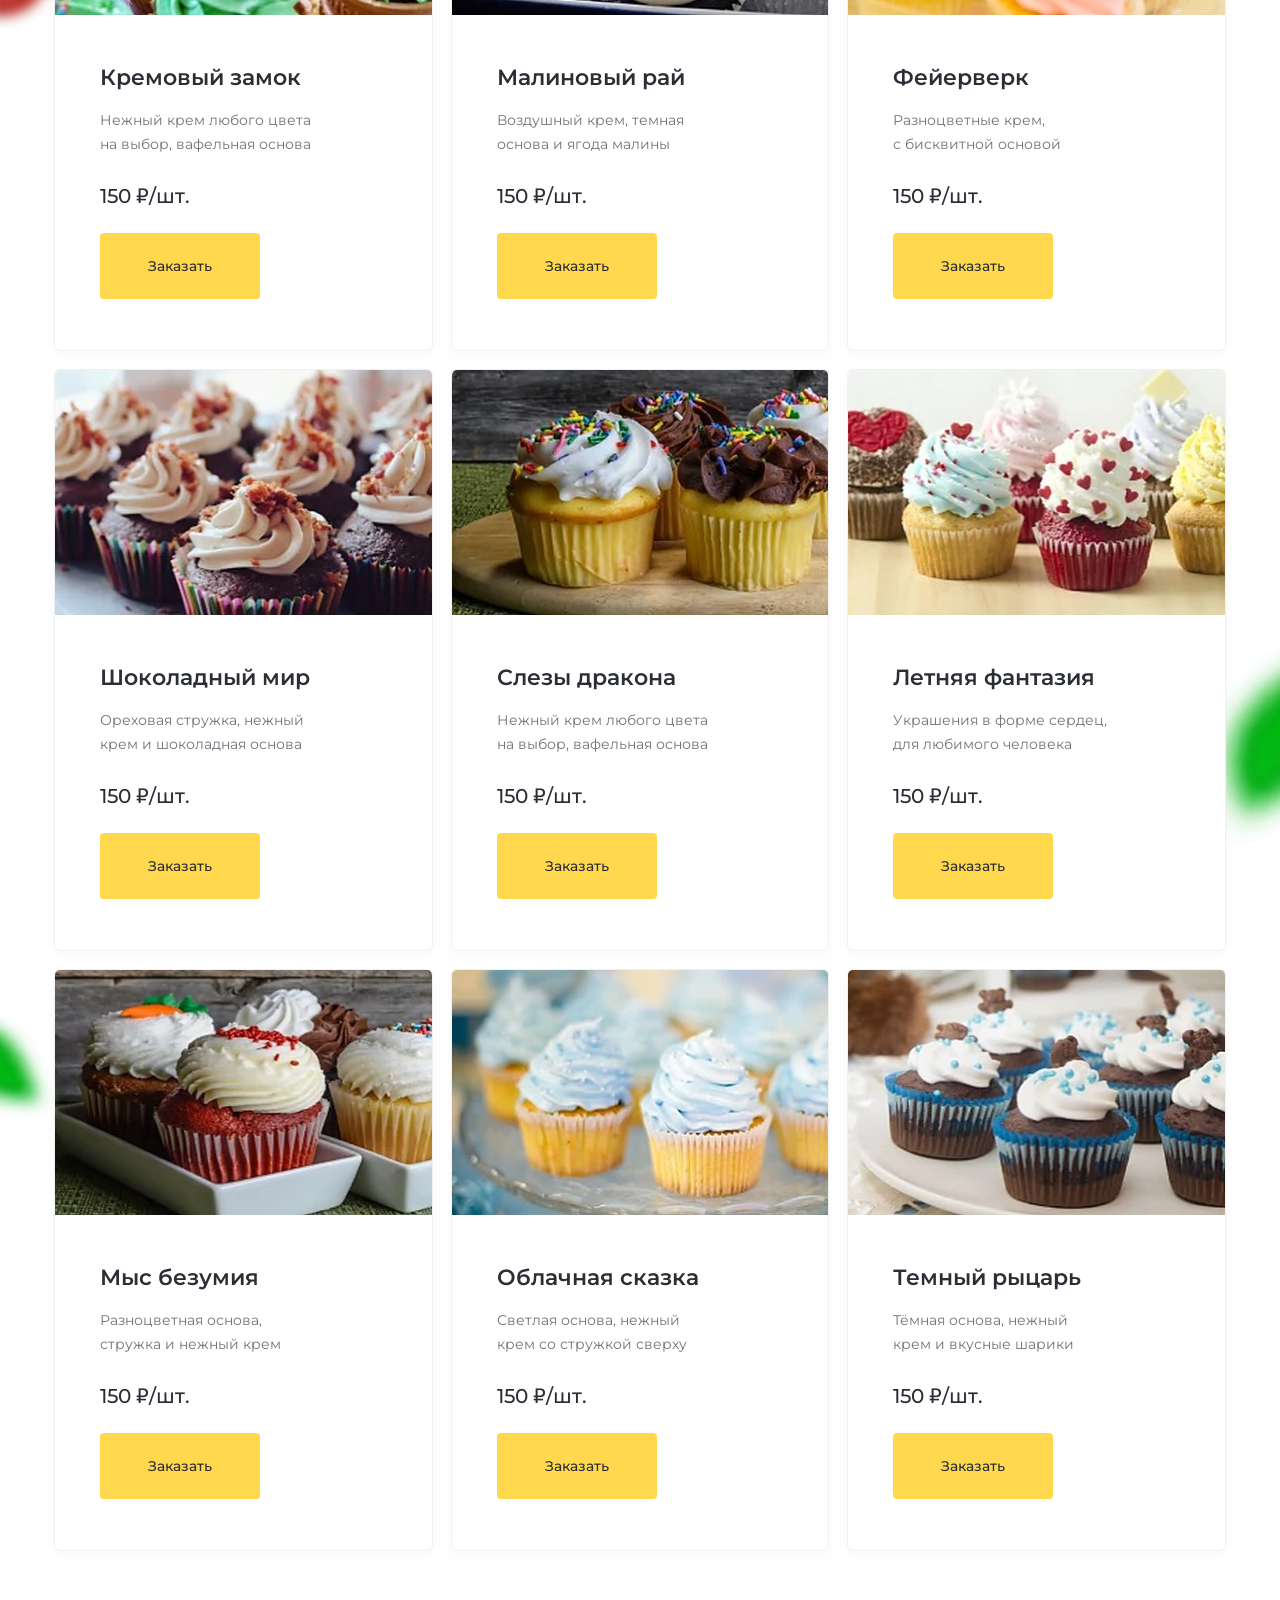
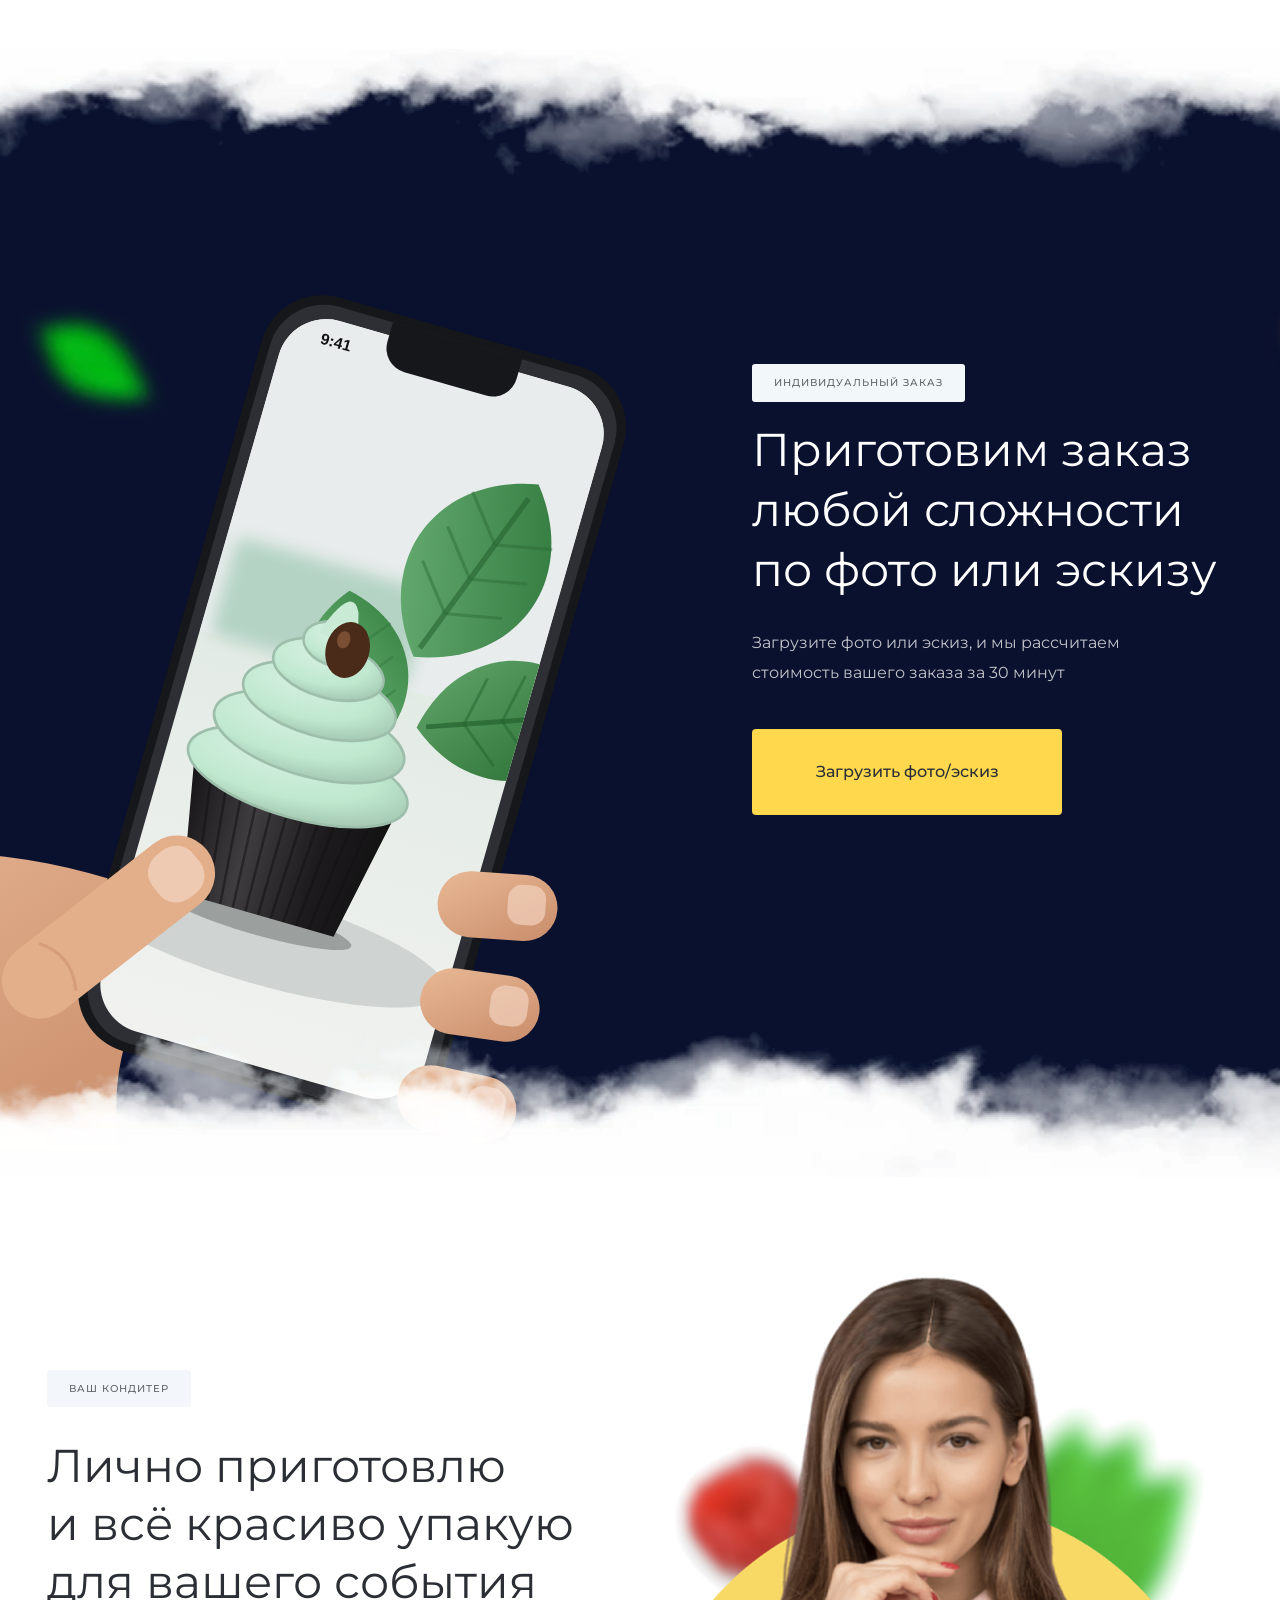
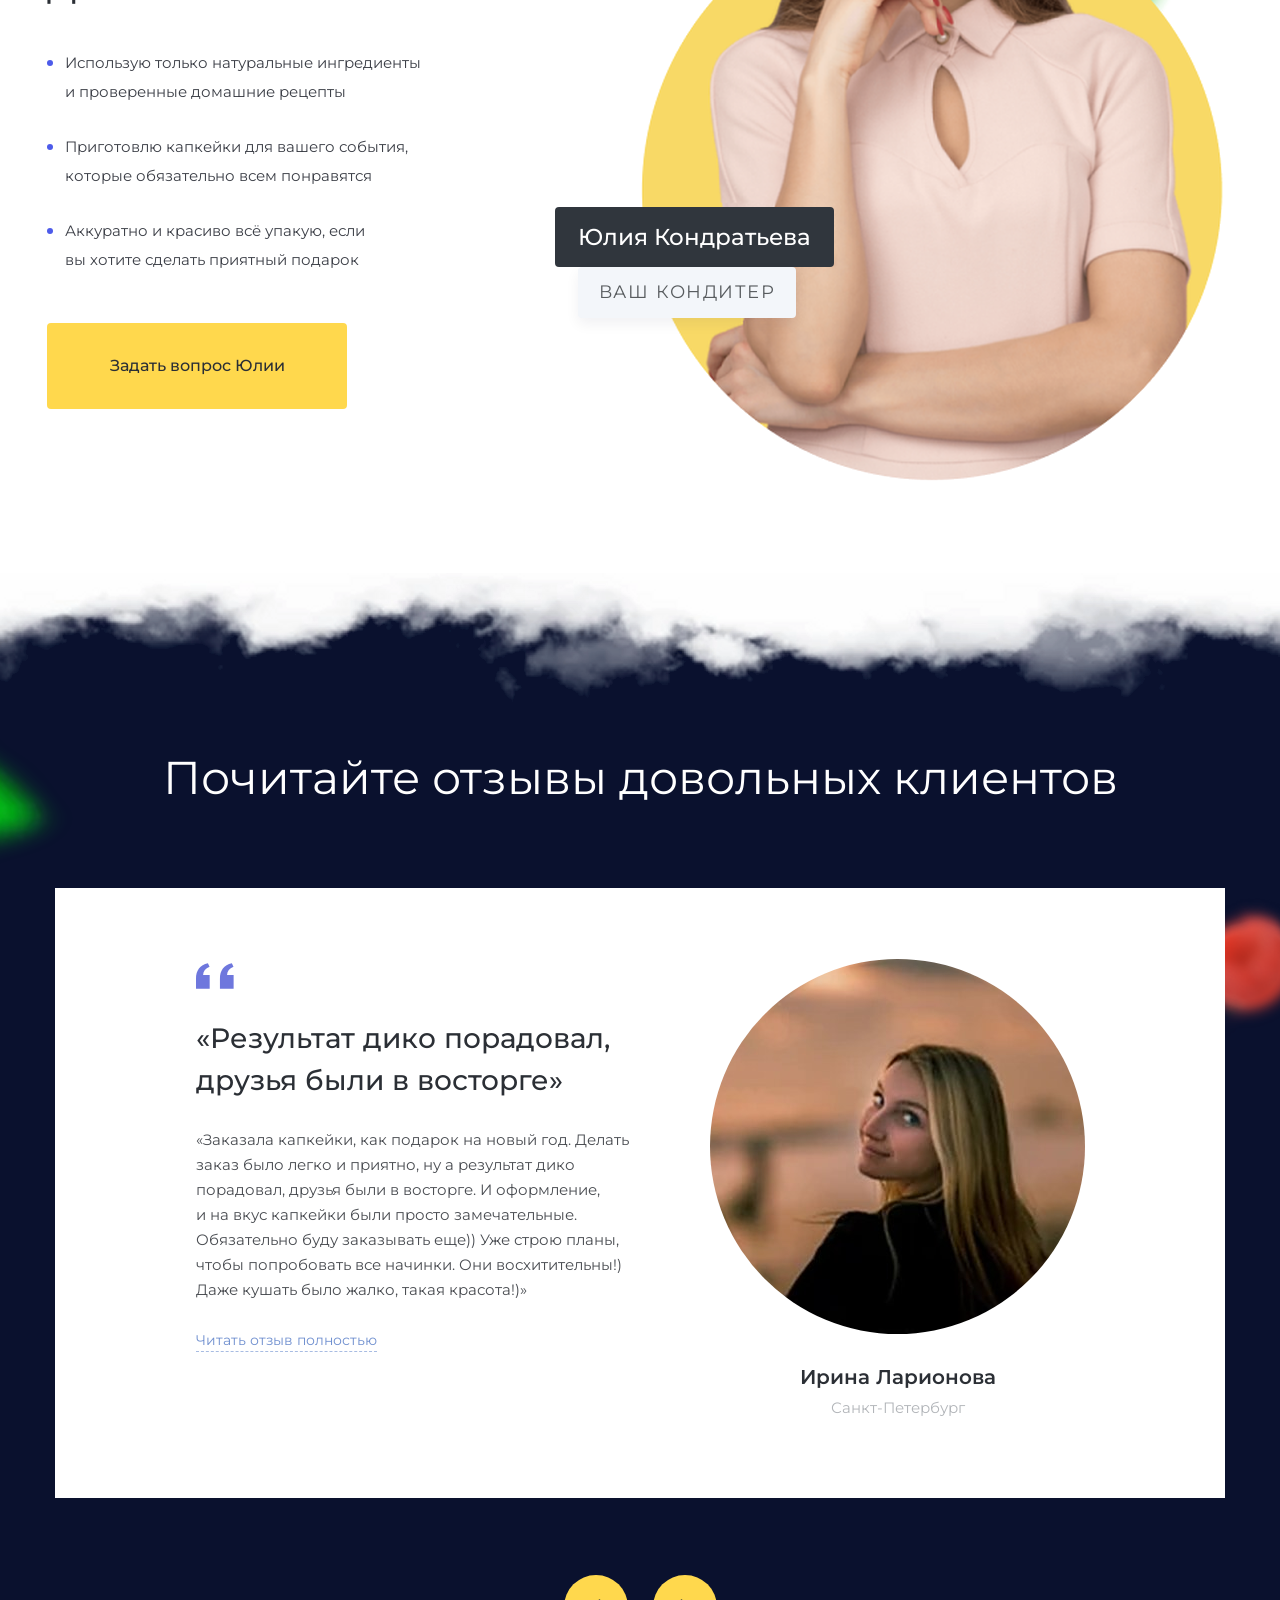
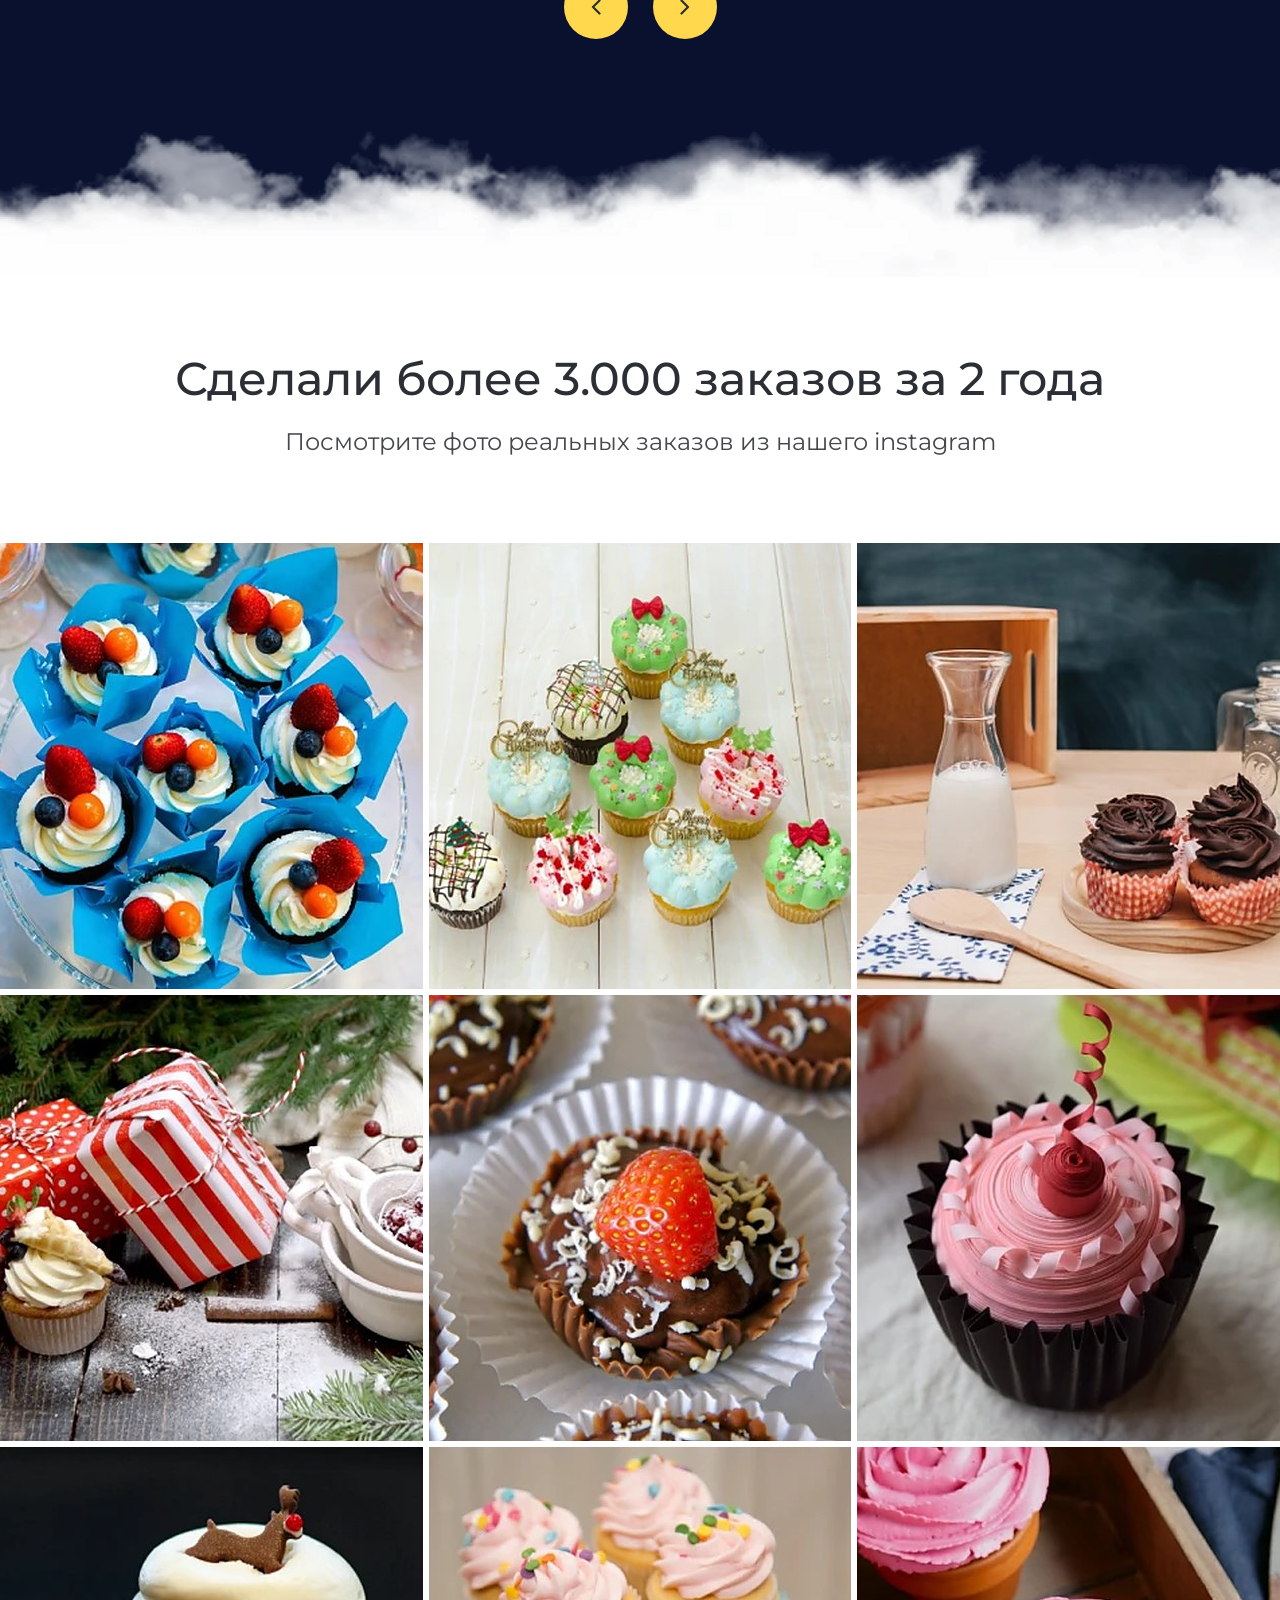
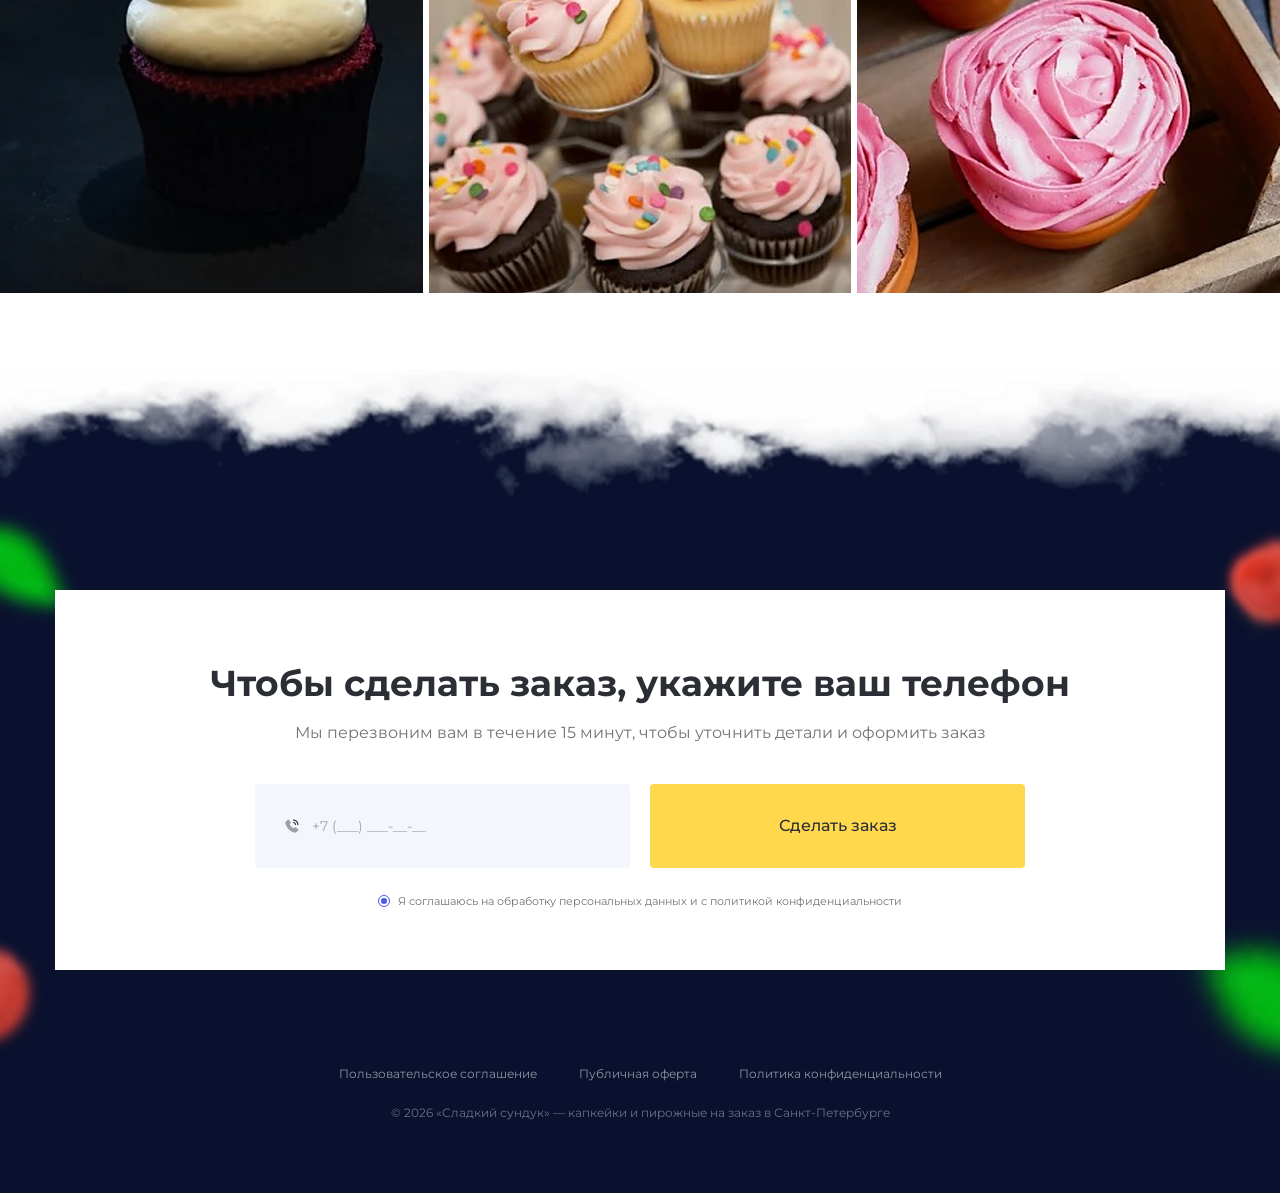
<file: cupcakes/index.html>
<!DOCTYPE html>
<html lang="ru">
<head>
  <meta charset="UTF-8">
  <meta name="viewport" content="width=device-width, initial-scale=1.0">
  <title>Сладкий сундук — пирожные и капкейки с доставкой по Санкт-Петербургу</title>
  <meta name="description" content="Пирожные и капкейки от 150 ₽/шт. Приготовим за 3 часа в день заказа и доставим по Санкт-Петербургу.">
  <link rel="stylesheet" href="css/fonts.css">
  <link rel="stylesheet" href="css/style.css">
</head>
<body>
  <svg width="0" height="0" style="position:absolute" aria-hidden="true">
    <symbol id="i-pin" viewBox="0 0 10 13">
      <path d="M5 0a5 5 0 0 0-5 5c0 3.75 5 8 5 8s5-4.25 5-8a5 5 0 0 0-5-5Zm0 7a2 2 0 1 1 0-4 2 2 0 0 1 0 4Z"/>
    </symbol>
    <symbol id="i-phone" viewBox="0 0 18 18">
      <path d="M16.6 12.7 14 10.8a1.5 1.5 0 0 0-1.9.1l-1.1 1.1a11.4 11.4 0 0 1-5-5l1.1-1.1a1.5 1.5 0 0 0 .1-1.9L5.3 1.4A1.5 1.5 0 0 0 3.1 1.2L1.4 2.9C.5 3.8.2 5.1.6 6.3a17.6 17.6 0 0 0 11.1 11.1c1.2.4 2.5.1 3.4-.8l1.7-1.7a1.5 1.5 0 0 0-.2-2.2Z"/>
      <path d="M11 1.5a6 6 0 0 1 5.5 5.5M11 4.5a3 3 0 0 1 2.5 2.5" fill="none" stroke="currentColor" stroke-width="1.5" stroke-linecap="round"/>
    </symbol>
    <symbol id="i-quote" viewBox="0 0 30 20">
      <path d="M0 20V12.2C0 5.6 3.1 1.5 9.4 0l1.3 2.6C7.4 3.8 5.8 6 5.6 9.2h5.2V20H0Zm18.9 0V12.2c0-6.6 3.1-10.7 9.4-12.2L29.6 2.6c-3.3 1.2-4.9 3.4-5.1 6.6h5.2V20H18.9Z"/>
    </symbol>
    <symbol id="i-chevron-left" viewBox="0 0 10 16">
      <path d="M8.5 1.5 2 8l6.5 6.5" fill="none" stroke="currentColor" stroke-width="2.2" stroke-linecap="round" stroke-linejoin="round"/>
    </symbol>
    <symbol id="i-chevron-right" viewBox="0 0 10 16">
      <path d="M1.5 1.5 8 8l-6.5 6.5" fill="none" stroke="currentColor" stroke-width="2.2" stroke-linecap="round" stroke-linejoin="round"/>
    </symbol>
  </svg>

  <!-- ===== Hero ===== -->
  <section class="hero">
    <img class="decor hero__berry hero__berry--left" src="images/decor/raspberry.png" width="189" height="191" alt="">
    <img class="decor hero__berry hero__berry--right" src="images/decor/raspberry.png" width="189" height="191" alt="">
    <img class="hero__art" src="images/hero/hero-art.webp" width="1920" height="1150" alt="Капкейки с ягодами на стеклянной подставке">
    <img class="hero__image" src="images/hero/cupcakes.webp" width="828" height="797" alt="Капкейки с ягодами на стеклянной подставке">
    <img class="hero__cloud" src="images/clouds/cloud-hero.png" width="1920" height="520" alt="">
    <img class="decor hero__leaf" src="images/decor/leaf.png" width="241" height="163" alt="">

    <div class="container">
      <header class="header">
        <a class="logo" href="#">Сладкий сундук</a>
        <div class="header__contacts">
          <address class="header__address">
            <svg class="header__icon header__icon--pin"><use href="#i-pin"/></svg>
            <span>г. Санкт Петербург, <br>ул. Куйбышева 31</span>
          </address>
          <div class="header__phone">
            <svg class="header__icon header__icon--phone"><use href="#i-phone"/></svg>
            <a class="header__tel" href="tel:+78128449549">8 (812) 844-95-49</a>
            <span class="header__hours">Ежедневно с 9:00 до 20:00</span>
          </div>
        </div>
      </header>

      <div class="hero__content">
        <span class="tag">Вкуснейшие</span>
        <h1 class="hero__title">Пирожные и капкейки <br>от 150 ₽/шт. с доставкой <br>по Санкт Петербургу</h1>
        <p class="hero__text">Приготовим за 3 часа в день заказа. <br>Доставка на авто в холодильнике.</p>
        <div class="hero__actions">
          <a class="btn hero__btn" href="#catalog">Перейти в каталог</a>
          <p class="hero__note">9 различных <br>видов на выбор</p>
        </div>
      </div>
    </div>
  </section>

  <!-- ===== Catalog ===== -->
  <section class="catalog" id="catalog">
    <img class="decor catalog__berry" src="images/decor/raspberry.png" width="189" height="191" alt="">
    <img class="decor catalog__leaf catalog__leaf--right" src="images/decor/leaf.png" width="241" height="163" alt="">
    <img class="decor catalog__leaf catalog__leaf--left" src="images/decor/leaf.png" width="241" height="163" alt="">

    <div class="container">
      <h2 class="title">Для любых событий и дорогих вам людей</h2>

      <ul class="catalog__list">
        <li class="card">
          <img class="card__image" src="images/catalog/cupcake-1.jpg" width="376" height="245" alt="Капкейки «Кремовый замок»">
          <div class="card__body">
            <h3 class="card__title">Кремовый замок</h3>
            <p class="card__text">Нежный крем любого цвета <br>на выбор, вафельная основа</p>
            <p class="card__price">150 ₽/шт.</p>
            <a class="btn btn--sm card__btn" href="#order">Заказать</a>
          </div>
        </li>
        <li class="card">
          <img class="card__image" src="images/catalog/cupcake-2.jpg" width="376" height="245" alt="Капкейки «Малиновый рай»">
          <div class="card__body">
            <h3 class="card__title">Малиновый рай</h3>
            <p class="card__text">Воздушный крем, темная <br>основа и ягода малины</p>
            <p class="card__price">150 ₽/шт.</p>
            <a class="btn btn--sm card__btn" href="#order">Заказать</a>
          </div>
        </li>
        <li class="card">
          <img class="card__image" src="images/catalog/cupcake-3.jpg" width="376" height="245" alt="Капкейки «Фейерверк»">
          <div class="card__body">
            <h3 class="card__title">Фейерверк</h3>
            <p class="card__text">Разноцветные крем, <br>с бисквитной основой</p>
            <p class="card__price">150 ₽/шт.</p>
            <a class="btn btn--sm card__btn" href="#order">Заказать</a>
          </div>
        </li>
        <li class="card">
          <img class="card__image" src="images/catalog/cupcake-4.jpg" width="376" height="245" alt="Капкейки «Шоколадный мир»">
          <div class="card__body">
            <h3 class="card__title">Шоколадный мир</h3>
            <p class="card__text">Ореховая стружка, нежный <br>крем и шоколадная основа</p>
            <p class="card__price">150 ₽/шт.</p>
            <a class="btn btn--sm card__btn" href="#order">Заказать</a>
          </div>
        </li>
        <li class="card">
          <img class="card__image" src="images/catalog/cupcake-5.jpg" width="376" height="245" alt="Капкейки «Слезы дракона»">
          <div class="card__body">
            <h3 class="card__title">Слезы дракона</h3>
            <p class="card__text">Нежный крем любого цвета <br>на выбор, вафельная основа</p>
            <p class="card__price">150 ₽/шт.</p>
            <a class="btn btn--sm card__btn" href="#order">Заказать</a>
          </div>
        </li>
        <li class="card">
          <img class="card__image" src="images/catalog/cupcake-6.jpg" width="376" height="245" alt="Капкейки «Летняя фантазия»">
          <div class="card__body">
            <h3 class="card__title">Летняя фантазия</h3>
            <p class="card__text">Украшения в форме сердец, <br>для любимого человека</p>
            <p class="card__price">150 ₽/шт.</p>
            <a class="btn btn--sm card__btn" href="#order">Заказать</a>
          </div>
        </li>
        <li class="card">
          <img class="card__image" src="images/catalog/cupcake-7.jpg" width="376" height="245" alt="Капкейки «Мыс безумия»">
          <div class="card__body">
            <h3 class="card__title">Мыс безумия</h3>
            <p class="card__text">Разноцветная основа, <br>стружка и нежный крем</p>
            <p class="card__price">150 ₽/шт.</p>
            <a class="btn btn--sm card__btn" href="#order">Заказать</a>
          </div>
        </li>
        <li class="card">
          <img class="card__image" src="images/catalog/cupcake-8.jpg" width="376" height="245" alt="Капкейки «Облачная сказка»">
          <div class="card__body">
            <h3 class="card__title">Облачная сказка</h3>
            <p class="card__text">Светлая основа, нежный <br>крем со стружкой сверху</p>
            <p class="card__price">150 ₽/шт.</p>
            <a class="btn btn--sm card__btn" href="#order">Заказать</a>
          </div>
        </li>
        <li class="card">
          <img class="card__image" src="images/catalog/cupcake-9.jpg" width="376" height="245" alt="Капкейки «Темный рыцарь»">
          <div class="card__body">
            <h3 class="card__title">Темный рыцарь</h3>
            <p class="card__text">Тёмная основа, нежный <br>крем и вкусные шарики</p>
            <p class="card__price">150 ₽/шт.</p>
            <a class="btn btn--sm card__btn" href="#order">Заказать</a>
          </div>
        </li>
      </ul>
    </div>
  </section>

  <!-- ===== Custom order ===== -->
  <section class="custom dark">
    <img class="cloud cloud--top" src="images/clouds/cloud-top.png" width="1920" height="170" alt="">
    <img class="decor custom__leaf" src="images/decor/leaf.png" width="241" height="163" alt="">
    <img class="decor custom__berry" src="images/decor/raspberry.png" width="189" height="191" alt="">
    <img class="custom__image" src="images/custom/phone-hand.png" width="960" height="880" alt="Фото капкейка на экране телефона">
    <img class="cloud cloud--bottom" src="images/clouds/cloud-bottom.png" width="1920" height="300" alt="">

    <div class="container">
      <div class="custom__content">
        <span class="tag">Индивидуальный заказ</span>
        <h2 class="title title--left custom__title">Приготовим заказ <br>любой сложности <br>по фото или эскизу</h2>
        <p class="custom__text">Загрузите фото или эскиз, и мы рассчитаем <br>стоимость вашего заказа за 30 минут</p>
        <label class="btn custom__btn">
          <input class="visually-hidden" type="file" accept="image/*" data-upload>
          <span data-upload-label>Загрузить фото/эскиз</span>
        </label>
      </div>
    </div>
  </section>

  <!-- ===== About ===== -->
  <section class="about">
    <div class="container">
      <div class="about__content">
        <span class="tag tag--light">Ваш кондитер</span>
        <h2 class="title title--left about__title">Лично приготовлю <br>и всё красиво упакую <br>для вашего события</h2>
        <ul class="about__list">
          <li>Использую только натуральные ингредиенты <br>и проверенные домашние рецепты</li>
          <li>Приготовлю капкейки для вашего события, <br>которые обязательно всем понравятся</li>
          <li>Аккуратно и красиво всё упакую, если <br>вы хотите сделать приятный подарок</li>
        </ul>
        <a class="btn about__btn" href="#order">Задать вопрос Юлии</a>
      </div>

      <div class="about__photo">
        <img class="about__person" src="images/about/confectioner.png" width="586" height="826" alt="Кондитер Юлия Кондратьева">
        <span class="about__name">Юлия Кондратьева</span>
        <span class="about__role">Ваш кондитер</span>
      </div>
    </div>
  </section>

  <!-- ===== Reviews ===== -->
  <section class="reviews dark">
    <img class="cloud cloud--top" src="images/clouds/cloud-top.png" width="1920" height="170" alt="">
    <img class="decor reviews__leaf" src="images/decor/leaf.png" width="241" height="163" alt="">
    <img class="decor reviews__berry" src="images/decor/raspberry.png" width="189" height="191" alt="">
    <img class="cloud cloud--bottom" src="images/clouds/cloud-bottom.png" width="1920" height="300" alt="">

    <div class="container">
      <h2 class="title title--light">Почитайте отзывы довольных клиентов</h2>

      <div class="slider" data-slider>
        <div class="slider__track">
          <article class="review is-active" data-slide>
            <div class="review__body">
              <svg class="review__quote"><use href="#i-quote"/></svg>
              <h3 class="review__title">«Результат дико порадовал, <br>друзья были в восторге»</h3>
              <p class="review__text">«Заказала капкейки, как подарок на новый год. Делать <br>заказ было легко и приятно, ну а результат дико <br>порадовал, друзья были в восторге. И оформление, <br>и на вкус капкейки были просто замечательные. <br>Обязательно буду заказывать еще)) Уже строю планы, <br>чтобы попробовать все начинки. Они восхитительны!) <br>Даже кушать было жалко, такая красота!)»</p>
              <a class="review__link" href="#">Читать отзыв полностью</a>
            </div>
            <div class="review__author">
              <img class="review__photo" src="images/reviews/client-1.jpg" width="375" height="375" alt="Ирина Ларионова">
              <p class="review__name">Ирина Ларионова</p>
              <p class="review__city">Санкт-Петербург</p>
            </div>
          </article>
          <article class="review is-next" data-slide aria-hidden="true">
            <div class="review__body">
              <svg class="review__quote"><use href="#i-quote"/></svg>
              <h3 class="review__title">«Спасибо за праздник, <br>дети съели всё до крошки»</h3>
              <p class="review__text">Брали набор капкейков на выпускной в детском саду. Каждый капкейк был украшен по-своему, а коробки подписаны именами детей. Всё доставили аккуратно, крем не помялся, и даже воспитатели попросили рецепт. Цена приятно удивила, спасибо Юлии за заботу и внимание к деталям!</p>
              <a class="review__link" href="#">Читать отзыв полностью</a>
            </div>
            <div class="review__author">
              <img class="review__photo" src="images/reviews/client-2.jpg" width="375" height="375" alt="Анна Смирнова">
              <p class="review__name">Анна Смирнова</p>
              <p class="review__city">Пушкин</p>
            </div>
          </article>
          <article class="review is-prev" data-slide aria-hidden="true">
            <div class="review__body">
              <svg class="review__quote"><use href="#i-quote"/></svg>
              <h3 class="review__title">«Лучший торт-капкейк <br>на нашей свадьбе»</h3>
              <p class="review__text">Искали кондитера для небольшой свадьбы и остановились на Юлии. Сделали башню из капкейков в цветах нашего праздника, всё получилось даже лучше, чем на эскизе. Гости фотографировали её весь вечер, а вкус был просто потрясающий. Рекомендую всем, кто хочет красиво и вкусно!</p>
              <a class="review__link" href="#">Читать отзыв полностью</a>
            </div>
            <div class="review__author">
              <img class="review__photo" src="images/reviews/client-3.jpg" width="375" height="375" alt="Мария Орлова">
              <p class="review__name">Мария Орлова</p>
              <p class="review__city">Санкт-Петербург</p>
            </div>
          </article>
        </div>
        <div class="slider__nav">
          <button class="slider__btn" type="button" aria-label="Предыдущий отзыв" data-prev>
            <svg><use href="#i-chevron-left"/></svg>
          </button>
          <button class="slider__btn" type="button" aria-label="Следующий отзыв" data-next>
            <svg><use href="#i-chevron-right"/></svg>
          </button>
        </div>
      </div>
    </div>
  </section>

  <!-- ===== Gallery ===== -->
  <section class="gallery">
    <div class="container">
      <h2 class="title gallery__title">Сделали более 3.000 заказов за 2 года</h2>
      <p class="subtitle">Посмотрите фото реальных заказов из нашего instagram</p>
    </div>
    <ul class="gallery__grid">
      <li><img src="images/gallery/order-1.jpg" width="640" height="446" alt="Капкейки с ягодами в синих обёртках" loading="lazy"></li>
      <li><img src="images/gallery/order-2.jpg" width="640" height="446" alt="Мини-капкейки к празднику" loading="lazy"></li>
      <li><img src="images/gallery/order-3.jpg" width="640" height="446" alt="Шоколадные капкейки" loading="lazy"></li>
      <li><img src="images/gallery/order-4.jpg" width="640" height="446" alt="Новогодний заказ с подарками" loading="lazy"></li>
      <li><img src="images/gallery/order-5.jpg" width="640" height="446" alt="Шоколадные тарталетки с клубникой" loading="lazy"></li>
      <li><img src="images/gallery/order-6.jpg" width="640" height="446" alt="Розовый капкейк" loading="lazy"></li>
      <li><img src="images/gallery/order-7.jpg" width="640" height="446" alt="Капкейк «Красный бархат»" loading="lazy"></li>
      <li><img src="images/gallery/order-8.jpg" width="640" height="446" alt="Пирамида из капкейков" loading="lazy"></li>
      <li><img src="images/gallery/order-9.jpg" width="640" height="446" alt="Капкейки с кремовыми розами" loading="lazy"></li>
    </ul>
  </section>

  <!-- ===== Order + footer ===== -->
  <footer class="footer dark" id="order">
    <img class="cloud cloud--top" src="images/clouds/cloud-top.png" width="1920" height="170" alt="">
    <img class="decor footer__leaf footer__leaf--top" src="images/decor/leaf.png" width="241" height="163" alt="">
    <img class="decor footer__berry footer__berry--top" src="images/decor/raspberry.png" width="189" height="191" alt="">
    <img class="decor footer__berry footer__berry--bottom" src="images/decor/raspberry.png" width="189" height="191" alt="">
    <img class="decor footer__leaf footer__leaf--bottom" src="images/decor/leaf.png" width="241" height="163" alt="">

    <div class="container">
      <form class="order" data-order novalidate>
        <h2 class="order__title">Чтобы сделать заказ, укажите ваш телефон</h2>
        <p class="order__text">Мы перезвоним вам в течение 15 минут, чтобы уточнить детали и оформить заказ</p>
        <div class="order__row">
          <label class="order__field">
            <svg class="order__icon"><use href="#i-phone"/></svg>
            <input class="order__input" type="tel" name="phone" placeholder="+7 (___) ___-__-__" autocomplete="tel" aria-label="Ваш телефон" data-phone required>
          </label>
          <button class="btn order__btn" type="submit">Сделать заказ</button>
        </div>
        <label class="order__agree">
          <input class="visually-hidden" type="checkbox" name="agree" checked required>
          <span class="order__check"></span>
          Я соглашаюсь на обработку персональных данных и с политикой конфиденциальности
        </label>
        <p class="order__status" role="status" aria-live="polite"></p>
      </form>

      <nav class="footer__nav">
        <a href="#">Пользовательское соглашение</a>
        <a href="#">Публичная оферта</a>
        <a href="#">Политика конфиденциальности</a>
      </nav>
      <p class="footer__copy">© 2026 «Сладкий сундук» — капкейки и пирожные на заказ в Санкт-Петербурге</p>
    </div>
  </footer>

  <script src="js/main.js"></script>
</body>
</html>
</file>
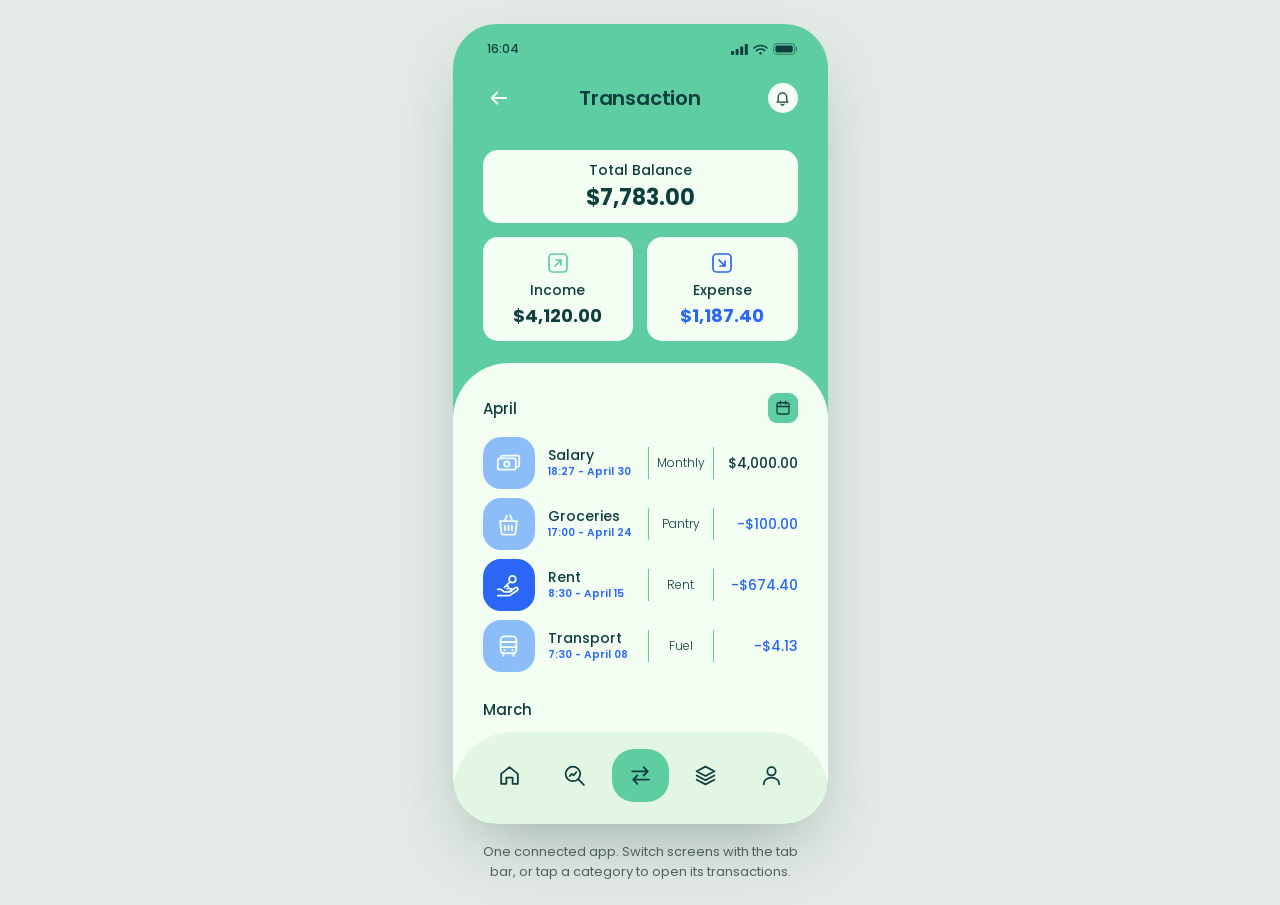
<file: finance-app/index.html>
<!doctype html>
<html lang="en">
<head>
  <meta charset="utf-8">
  <meta name="viewport" content="width=device-width, initial-scale=1, viewport-fit=cover">
  <title>Transactions and Categories</title>
  <meta name="theme-color" content="#5ecda1">
  <meta name="mobile-web-app-capable" content="yes">
  <meta name="apple-mobile-web-app-capable" content="yes">
  <meta name="apple-mobile-web-app-status-bar-style" content="black-translucent">
  <meta name="apple-mobile-web-app-title" content="Finance">
  <link rel="manifest" href="manifest.webmanifest">
  <link rel="icon" href="icons/icon.svg" type="image/svg+xml">
  <link rel="apple-touch-icon" href="icons/icon-180.png">
  <link rel="preconnect" href="https://fonts.googleapis.com">
  <link rel="preconnect" href="https://fonts.gstatic.com" crossorigin>
  <link rel="stylesheet" href="https://fonts.googleapis.com/css2?family=Poppins:ital,wght@0,300;0,400;0,500;0,600;0,700;1,500&display=swap">
  <link rel="stylesheet" href="style.css">
</head>
<body>
<main class="stage">
  <div class="phone" data-phone>
    <div class="host"></div>
    <div class="toast" role="status" aria-live="polite"></div>
  </div>
  <p class="hint">One connected app. Switch screens with the tab bar, or tap a category to open its transactions.</p>
</main>

<script src="script.js"></script>
</body>
</html>
</file>
<file: css/style.css>
/* =========================================================
   Positivus — landing page
   Desktop frame: 1440px, content: 1240px (100px side gutters)
   ========================================================= */

:root {
  --green: #B9FF66;
  --dark: #191A23;
  --grey: #F3F3F3;
  --black: #000000;
  --white: #FFFFFF;
  --footer-input-bg: #292A32;
  --placeholder: #898989;

  --page-bg: #EFEFEF; /* Home frame fill in the Figma file */
  --container: 1240px;
  --gutter: 20px;

  --radius-lg: 45px;
  --radius-md: 14px;
  --radius-sm: 7px;
  --shadow: 0 5px 0 0 var(--dark);
}

/* ---------- reset ---------- */
*,
*::before,
*::after {
  box-sizing: border-box;
  margin: 0;
  padding: 0;
}

html {
  scroll-behavior: smooth;
}

body {
  font-family: 'Space Grotesk', sans-serif;
  font-size: 18px;
  font-weight: 400;
  line-height: normal;
  color: var(--black);
  background: var(--page-bg);
  -webkit-font-smoothing: antialiased;
  -moz-osx-font-smoothing: grayscale;
  overflow-x: hidden;
}

img,
svg {
  display: block;
  max-width: 100%;
}

ul,
ol {
  list-style: none;
}

a {
  color: inherit;
  text-decoration: none;
}

h1,
h2,
h3,
h4 {
  font-weight: 500;
  line-height: normal;
}

button,
input,
textarea {
  font: inherit;
  color: inherit;
}

button {
  background: none;
  border: 0;
  cursor: pointer;
}

:focus-visible {
  outline: 2px solid var(--dark);
  outline-offset: 3px;
}

/* ---------- helpers ---------- */
.container {
  width: 100%;
  max-width: calc(var(--container) + var(--gutter) * 2);
  margin: 0 auto;
  padding: 0 var(--gutter);
}

.tag {
  display: inline-block;
  padding: 0 7px;
  border-radius: var(--radius-sm);
  background: var(--green);
  color: var(--black);
}

.tag--white {
  background: var(--white);
}

/* ---------- buttons ---------- */
.btn {
  display: inline-flex;
  align-items: center;
  justify-content: center;
  padding: 19px 34px;
  border: 1px solid transparent;
  border-radius: var(--radius-md);
  font-size: 20px;
  line-height: 28px;
  text-align: center;
  white-space: nowrap;
  cursor: pointer;
  transition: background-color .2s, color .2s, border-color .2s;
}

.btn--outline {
  border-color: var(--dark);
  color: var(--black);
}

.btn--outline:hover {
  background: var(--dark);
  color: var(--white);
}

.btn--dark {
  background: var(--dark);
  border-color: var(--dark);
  color: var(--white);
}

.btn--dark:hover {
  background: var(--green);
  border-color: var(--dark);
  color: var(--black);
}

.btn--green {
  background: var(--green);
  border-color: var(--green);
  color: var(--black);
}

.btn--green:hover {
  background: var(--white);
  border-color: var(--white);
}

/* ---------- logo ---------- */
.logo {
  display: inline-flex;
  align-items: center;
  gap: 9.5px;
  flex-shrink: 0;
  color: var(--black);
}

.logo__icon {
  width: 36px;
  height: 36px;
  fill: currentColor;
}

.logo__text {
  font-size: 40px;
  font-weight: 500;
  line-height: 36px;
}

.logo--white {
  color: var(--white);
  gap: 7.8px;
}

.logo--white .logo__icon {
  width: 29.5px;
  height: 29.5px;
}

.logo--white .logo__text {
  font-size: 32.8px;
  line-height: 29.5px;
}

/* =========================================================
   Header + hero + clients ("Landing page" frame, 1440×771)
   ========================================================= */
.landing {
  padding-top: 56px;
}

.header {
  position: relative;
  display: flex;
  align-items: center;
  justify-content: space-between;
  min-height: 68px;
}

.nav {
  display: flex;
  align-items: center;
  gap: 40px;
}

.nav__list {
  display: flex;
  align-items: center;
  gap: 40px;
}

.nav__list a {
  font-size: 20px;
  line-height: 28px;
  background-image: linear-gradient(currentColor, currentColor);
  background-size: 0 1px;
  background-position: 0 100%;
  background-repeat: no-repeat;
  transition: background-size .2s;
}

.nav__list a:hover {
  background-size: 100% 1px;
}

.header__burger {
  display: none;
}

.hero {
  display: flex;
  align-items: flex-start;
  justify-content: space-between;
  gap: 40px;
  margin-top: 70px;
}

.hero__content {
  display: flex;
  flex-direction: column;
  align-items: flex-start;
  gap: 35px;
  max-width: 531px;
}

.hero__title {
  font-size: 60px;
}

.hero__text {
  max-width: 498px;
  font-size: 20px;
  line-height: 28px;
}

.hero__image {
  width: 600px;
  height: auto;
  flex-shrink: 1;
  min-width: 0;
}

.hero__image--mobile {
  display: none;
}

.clients {
  display: flex;
  align-items: center;
  justify-content: space-between;
  gap: 20px;
  margin-top: 70px;
}

.clients img {
  height: 48px;
  width: auto;
}

/* =========================================================
   Section heading ("Heading & Subheading")
   ========================================================= */
.section {
  margin-top: 140px;
}

.section-head {
  display: flex;
  align-items: center;
  gap: 40px;
  margin-bottom: 80px;
}

.section-head__title {
  flex-shrink: 0;
  font-size: 40px;
}

.section-head__text {
  font-size: 18px;
}

.section-head__text--580 { max-width: 580px; }
.section-head__text--570 { max-width: 570px; }
.section-head__text--473 { max-width: 473px; }
.section-head__text--323 { max-width: 323px; }
.section-head__text--292 { max-width: 292px; }

/* =========================================================
   Services
   ========================================================= */
.services__grid {
  display: grid;
  grid-template-columns: repeat(2, minmax(0, 1fr));
  gap: 40px;
}

.service-card {
  display: flex;
  align-items: center;
  justify-content: space-between;
  gap: 20px;
  min-height: 310px;
  padding: 49px;
  border: 1px solid var(--dark);
  border-radius: var(--radius-lg);
  box-shadow: var(--shadow);
}

.service-card--grey { background: var(--grey); }
.service-card--green { background: var(--green); }
.service-card--dark { background: var(--dark); color: var(--white); }

.service-card__body {
  display: flex;
  flex-direction: column;
  justify-content: space-between;
  gap: 20px;
  align-self: stretch;
}

.service-card__title {
  display: flex;
  flex-direction: column;
  align-items: flex-start;
  font-size: 30px;
}

.service-card__image {
  width: 210px;
  min-width: 0;
  height: auto;
}

.learn-more {
  --arrow-bg: var(--dark);
  --arrow-fg: var(--green);
  display: inline-flex;
  align-items: center;
  gap: 15px;
  align-self: flex-start;
  font-size: 20px;
  line-height: 28px;
}

.service-card--dark .learn-more {
  --arrow-bg: var(--white);
  --arrow-fg: var(--dark);
}

.learn-more__icon {
  width: 41px;
  height: 41px;
  flex-shrink: 0;
  transition: transform .2s;
}

.learn-more:hover .learn-more__icon {
  transform: rotate(45deg);
}

.i-arrow__bg { fill: var(--arrow-bg); }
.i-arrow__fg { fill: var(--arrow-fg); }

/* =========================================================
   CTA
   ========================================================= */
.cta {
  margin-top: 100px;
  padding-top: 23.5px;
  padding-bottom: 23.5px;
}

.cta__box {
  position: relative;
  display: flex;
  align-items: center;
  min-height: 347px;
  padding: 60px;
  border-radius: var(--radius-lg);
  background: var(--grey);
}

.cta__content {
  position: relative;
  z-index: 1;
  display: flex;
  flex-direction: column;
  align-items: flex-start;
  gap: 26px;
  max-width: 500px;
}

.cta__title {
  font-size: 30px;
}

.cta__text {
  font-size: 18px;
}

.cta__image {
  position: absolute;
  top: 50%;
  right: 100px;
  width: 494px;
  height: 394px;
  transform: translateY(-50%);
}

/* the section after the CTA is measured from the illustration, not the box */
.cta + .section {
  margin-top: 140px;
}

/* =========================================================
   Case studies
   ========================================================= */
.cases__box {
  display: grid;
  grid-template-columns: minmax(0, 1fr) 1px minmax(0, 1fr) 1px minmax(0, 1fr);
  column-gap: 64px;
  padding: 70px 60px;
  border-radius: var(--radius-lg);
  background: var(--dark);
  color: var(--white);
}

.cases__divider {
  width: 1px;
  background: var(--white);
}

.case {
  display: flex;
  flex-direction: column;
  align-items: flex-start;
  gap: 20px;
}

.case__text {
  max-width: 286px;
  font-size: 18px;
}

.case__link {
  display: inline-flex;
  align-items: center;
  gap: 15px;
  margin-top: auto;
  color: var(--green);
  font-size: 20px;
  line-height: 28px;
}

.case__link svg {
  width: 20px;
  height: 20px;
  fill: currentColor;
  transition: transform .2s;
}

.case__link:hover svg {
  transform: rotate(45deg);
}

/* =========================================================
   Working process (accordion)
   ========================================================= */
.process__list {
  display: flex;
  flex-direction: column;
  gap: 30px;
}

.step {
  padding: 40px 60px;
  border: 1px solid var(--dark);
  border-radius: var(--radius-lg);
  background: var(--grey);
  box-shadow: var(--shadow);
  transition: background-color .3s;
}

.step.is-open {
  background: var(--green);
}

.step__head {
  display: flex;
  align-items: center;
  gap: 25px;
  width: 100%;
  text-align: left;
}

.step__num {
  flex-shrink: 0;
  font-size: 60px;
  font-weight: 500;
}

.step__title {
  flex-grow: 1;
  font-size: 30px;
  font-weight: 500;
}

.step__toggle {
  position: relative;
  flex-shrink: 0;
  width: 58px;
  height: 58px;
  border: 1px solid var(--dark);
  border-radius: 50%;
  background: var(--grey);
}

.step__toggle::before,
.step__toggle::after {
  content: '';
  position: absolute;
  top: 50%;
  left: 50%;
  width: 24px;
  height: 5px;
  margin: -2.5px 0 0 -12px;
  background: var(--dark);
  transition: transform .3s;
}

.step__toggle::after {
  transform: rotate(90deg);
}

.step.is-open .step__toggle::after {
  transform: rotate(0deg);
}

.step__body {
  display: grid;
  grid-template-rows: 0fr;
  transition: grid-template-rows .3s;
}

.step.is-open .step__body {
  grid-template-rows: 1fr;
}

.step__body > p {
  overflow: hidden;
  font-size: 18px;
}

.step.is-open .step__body > p {
  padding-bottom: 20px;
}

.step__body > p::before {
  content: '';
  display: block;
  height: 1px;
  margin: 30px 0;
  background: var(--black);
}

/* =========================================================
   Team
   ========================================================= */
.team__grid {
  display: grid;
  grid-template-columns: repeat(3, minmax(0, 1fr));
  gap: 40px;
}

.member {
  padding: 39px 34px;
  border: 1px solid var(--dark);
  border-radius: var(--radius-lg);
  background: var(--white);
  box-shadow: var(--shadow);
}

.member__head {
  position: relative;
  display: flex;
  align-items: flex-end;
  gap: 20px;
  padding-bottom: 28px;
  margin-bottom: 28px;
  border-bottom: 1px solid var(--black);
}

.member__photo {
  flex-shrink: 0;
  width: 106px;
  height: 103px;
}

.member__info {
  padding-right: 20px;
}

.member__name {
  font-size: 20px;
}

.member__role {
  font-size: 18px;
}

.member__linkedin {
  position: absolute;
  top: 0;
  right: 0;
}

.member__linkedin svg {
  width: 34px;
  height: 34px;
}

.member__text {
  font-size: 18px;
}

.team__more {
  display: flex;
  justify-content: flex-end;
  margin-top: 40px;
}

.team__more .btn {
  min-width: 269px;
}

/* =========================================================
   Testimonials (slider)
   ========================================================= */
.team + .testimonials {
  margin-top: 100px;
}

.testimonials__box {
  overflow: hidden;
  padding: 84px 0 68px;
  border-radius: var(--radius-lg);
  background: var(--dark);
}

.slider {
  --slide: 606px;
  --slide-gap: 50px;
}

.slider__viewport {
  display: grid;
}

.review {
  grid-area: 1 / 1;
  justify-self: center;
  width: var(--slide);
  transform: translateX(calc(var(--offset, 0) * (var(--slide) + var(--slide-gap))));
  transition: transform .5s ease;
}

.review.no-anim {
  transition: none;
}

.review__bubble {
  position: relative;
  padding: 47px 51px;
  border: 1px solid var(--green);
  border-radius: var(--radius-lg);
  color: var(--white);
  font-size: 18px;
}

.review__bubble::after {
  content: '';
  position: absolute;
  bottom: -17px;
  left: 64px;
  width: 32px;
  height: 32px;
  border-right: 1px solid var(--green);
  border-bottom: 1px solid var(--green);
  background: var(--dark);
  transform: rotate(45deg);
}

.review__author {
  display: flex;
  flex-direction: column;
  margin: 48px 0 0 80px;
}

.review__name {
  color: var(--green);
  font-size: 20px;
  font-weight: 500;
}

.review__role {
  color: var(--white);
  font-size: 18px;
}

.slider__controls {
  display: flex;
  align-items: center;
  justify-content: space-between;
  width: 564px;
  max-width: calc(100% - 40px);
  margin: 124px auto 0;
}

.slider__arrow {
  display: grid;
  place-items: center;
  width: 20px;
  height: 20px;
  color: var(--white);
}

.slider__arrow svg {
  width: 20px;
  height: 20px;
  fill: currentColor;
}

.slider__arrow:hover {
  color: var(--green);
}

.slider__dots {
  display: flex;
  align-items: center;
  gap: 20px;
}

.slider__dot {
  width: 14px;
  height: 14px;
  color: var(--white);
  transition: color .2s;
}

.slider__dot svg {
  width: 14px;
  height: 14px;
  fill: currentColor;
}

.slider__dot.is-active {
  color: var(--green);
}

/* =========================================================
   Contact
   ========================================================= */
.contact__box {
  position: relative;
  overflow: hidden;
  padding: 60px 100px 80px;
  border-radius: var(--radius-lg);
  background: var(--grey);
}

.form {
  position: relative;
  z-index: 1;
  display: flex;
  flex-direction: column;
  width: 556px;
  max-width: 100%;
}

.form__radios {
  display: flex;
  flex-wrap: wrap;
  gap: 35px;
  margin-bottom: 50px;
}

.radio {
  position: relative;
  display: inline-flex;
  align-items: center;
  gap: 14px;
  font-size: 18px;
  line-height: 28px;
  cursor: pointer;
}

.radio input {
  position: absolute;
  opacity: 0;
  pointer-events: none;
}

.radio__mark {
  display: grid;
  place-items: center;
  width: 28px;
  height: 28px;
  border: 1px solid var(--dark);
  border-radius: 50%;
  background: var(--white);
}

.radio__mark::after {
  content: '';
  width: 16px;
  height: 16px;
  border-radius: 50%;
  background: var(--green);
  transform: scale(0);
  transition: transform .2s;
}

.radio input:checked + .radio__mark::after {
  transform: scale(1);
}

.radio input:focus-visible + .radio__mark {
  outline: 2px solid var(--dark);
  outline-offset: 2px;
}

.form__fields {
  display: flex;
  flex-direction: column;
  gap: 25px;
}

.field {
  display: flex;
  flex-direction: column;
  gap: 5px;
}

.field__label {
  font-size: 16px;
  line-height: 28px;
}

.field__input {
  width: 100%;
  padding: 17px 29px;
  border: 1px solid var(--black);
  border-radius: var(--radius-md);
  background: var(--white);
  font-size: 18px;
  line-height: normal;
  outline: none;
}

.field__input:focus {
  box-shadow: 0 0 0 2px var(--green);
}

.field__input::placeholder {
  color: var(--placeholder);
}

.field__input--area {
  display: block;
  height: 190px;
  resize: vertical;
}

.form__submit {
  width: 100%;
  margin-top: 40px;
}

.contact__image {
  position: absolute;
  top: 37px;
  right: 0;
  width: 446px;
  height: 648px;
}

/* =========================================================
   Footer
   ========================================================= */
.footer {
  margin-top: 140px;
}

.footer__box {
  padding: 55px 60px 50px;
  border-radius: var(--radius-lg) var(--radius-lg) 0 0;
  background: var(--dark);
  color: var(--white);
}

.footer__top {
  display: flex;
  align-items: center;
  justify-content: space-between;
  gap: 40px;
}

.footer__nav {
  display: flex;
  flex-wrap: wrap;
  gap: 40px;
}

.footer__nav a,
.footer__bottom a {
  font-size: 18px;
  text-decoration: underline;
  text-underline-offset: 2px;
}

.footer__nav a:hover,
.footer__bottom a:hover,
.footer__contacts-list a:hover {
  color: var(--green);
}

.footer__social {
  display: flex;
  gap: 20px;
}

.footer__social svg {
  width: 30px;
  height: 30px;
}

.footer__social a {
  display: block;
  border-radius: 50%;
  transition: transform .2s;
}

.footer__social a:hover {
  transform: translateY(-2px);
}

.footer__middle {
  display: flex;
  align-items: flex-start;
  justify-content: space-between;
  gap: 40px;
  margin-top: 66px;
}

.footer__label {
  font-size: 20px;
}

.footer__contacts-list {
  display: flex;
  flex-direction: column;
  gap: 20px;
  margin-top: 27px;
  font-size: 18px;
}

.subscribe {
  display: flex;
  gap: 20px;
  padding: 58px 40px;
  border-radius: var(--radius-md);
  background: var(--footer-input-bg);
}

.subscribe__input {
  width: 285px;
  min-width: 0;
  padding: 21px 35px;
  border: 1px solid var(--white);
  border-radius: var(--radius-md);
  background: transparent;
  color: var(--white);
  font-size: 18px;
  outline: none;
}

.subscribe__input::placeholder {
  color: var(--white);
}

.subscribe__input:focus {
  border-color: var(--green);
}

.footer__bottom {
  display: flex;
  flex-wrap: wrap;
  gap: 40px;
  margin-top: 50px;
  padding-top: 50px;
  border-top: 1px solid var(--white);
  font-size: 18px;
}

/* =========================================================
   Responsive
   ========================================================= */
@media (max-width: 1240px) {
  .hero__content { max-width: 480px; }
  .hero__title { font-size: 54px; }
  .service-card { padding: 40px; }
  .service-card__image { width: 170px; }
  .cta__image { right: 30px; width: 400px; height: auto; }
  .contact__box { padding-left: 60px; padding-right: 60px; }
}

@media (max-width: 1100px) {
  /* header → burger menu */
  .header__burger {
    position: relative;
    z-index: 20;
    display: flex;
    flex-direction: column;
    justify-content: center;
    gap: 6px;
    width: 36px;
    height: 36px;
  }

  .header__burger span {
    display: block;
    height: 3px;
    border-radius: 2px;
    background: var(--black);
    transition: transform .3s, opacity .3s;
  }

  .header.is-menu-open .header__burger span:nth-child(1) { transform: translateY(9px) rotate(45deg); }
  .header.is-menu-open .header__burger span:nth-child(2) { opacity: 0; }
  .header.is-menu-open .header__burger span:nth-child(3) { transform: translateY(-9px) rotate(-45deg); }

  .nav {
    position: absolute;
    top: calc(100% + 16px);
    right: 0;
    z-index: 10;
    flex-direction: column;
    align-items: stretch;
    gap: 24px;
    width: min(320px, 100%);
    padding: 30px;
    border: 1px solid var(--dark);
    border-radius: var(--radius-lg);
    background: var(--white);
    box-shadow: var(--shadow);
    opacity: 0;
    visibility: hidden;
    transform: translateY(-10px);
    transition: opacity .25s, transform .25s, visibility .25s;
  }

  .header.is-menu-open .nav {
    opacity: 1;
    visibility: visible;
    transform: none;
  }

  .nav__list {
    flex-direction: column;
    align-items: flex-start;
    gap: 16px;
  }

  .hero {
    flex-direction: column;
    align-items: stretch;
  }

  .hero__content { max-width: none; }
  .hero__text { max-width: none; }
  .hero__image { display: none; }

  .hero__image--mobile {
    display: block;
    align-self: center;
    width: 100%;
    max-width: 600px;
  }

  .clients {
    display: grid;
    grid-template-columns: repeat(3, auto);
    justify-content: space-around;
    gap: 30px 40px;
  }

  .services__grid { grid-template-columns: minmax(0, 1fr); }

  .cta__image { display: none; }
  .cta__content { max-width: none; }

  .cases__box {
    grid-template-columns: minmax(0, 1fr);
    row-gap: 30px;
  }

  .cases__divider {
    width: auto;
    height: 1px;
  }

  .team__grid { grid-template-columns: repeat(2, minmax(0, 1fr)); }

  .contact__image { display: none; }
  .form { width: 100%; }

  .footer__top { flex-wrap: wrap; }
  .footer__middle { flex-direction: column; }
}

@media (max-width: 768px) {
  /* mobile typography from the "Style" frame */
  .hero__title { font-size: 43px; }
  .section-head__title { font-size: 36px; }
  .service-card__title,
  .cta__title { font-size: 26px; }
  .step__title,
  .member__name,
  .footer__label,
  .review__name { font-size: 18px; }
  body,
  .hero__text,
  .section-head__text,
  .case__text,
  .cta__text,
  .step__body > p,
  .member__text,
  .member__role,
  .review__bubble,
  .review__role,
  .footer__contacts-list,
  .footer__nav a,
  .footer__bottom { font-size: 16px; }

  .landing { padding-top: 40px; }
  .clients { grid-template-columns: repeat(2, auto); }
  .hero { margin-top: 40px; }
  .hero__text { line-height: normal; }
  .hero__content .btn { width: 100%; }

  .section,
  .cta + .section,
  .footer { margin-top: 60px; }
  .team + .testimonials { margin-top: 60px; }
  .cta { margin-top: 60px; padding: 0; }

  .section-head {
    flex-direction: column;
    gap: 30px;
    margin-bottom: 40px;
    text-align: center;
  }

  .section-head__text { max-width: none !important; }

  .services__grid { gap: 30px; }
  .service-card { min-height: 0; padding: 50px 30px 30px; }
  .service-card__body { gap: 30px; }
  .service-card__image { width: 160px; }
  .learn-more__text { display: none; }

  .cta__box { padding: 50px 30px; min-height: 0; }
  .cases__box { padding: 40px 30px; border-radius: var(--radius-lg); }

  .step { padding: 30px; }
  .step__num { font-size: 30px; }
  .step__toggle { width: 40px; height: 40px; }
  .step__toggle::before,
  .step__toggle::after { width: 16px; height: 4px; margin: -2px 0 0 -8px; }

  .team__grid { grid-template-columns: minmax(0, 1fr); }
  .team__more .btn { width: 100%; }

  .testimonials__box { padding: 50px 0 60px; }
  .slider { --slide: min(606px, calc(100vw - 80px)); --slide-gap: 20px; }
  .review__bubble { padding: 30px; }
  .slider__controls { margin-top: 50px; }

  .contact__box { padding: 40px 30px; }

  .footer { padding: 0; }
  .footer__box { padding: 50px 30px 30px; }
  .footer__top,
  .footer__nav,
  .footer__middle,
  .footer__bottom {
    flex-direction: column;
    align-items: center;
    text-align: center;
  }
  .footer__nav { gap: 15px; }
  .footer__middle { margin-top: 40px; }
  .footer__contacts { display: flex; flex-direction: column; align-items: center; }
  .subscribe { flex-direction: column; width: 100%; padding: 40px 30px; }
  .subscribe__input { width: 100%; }
  .footer__bottom { gap: 15px; margin-top: 40px; padding-top: 40px; }
}

@media (max-width: 480px) {
  .service-card { flex-direction: column; align-items: stretch; }
  .service-card__image { align-self: flex-end; margin-top: -60px; width: 140px; }
  .member__head { gap: 15px; }
  .member__info { padding-right: 0; }
  .step__head { gap: 15px; }
}

@media (prefers-reduced-motion: reduce) {
  *,
  *::before,
  *::after {
    transition-duration: 0s !important;
    scroll-behavior: auto !important;
  }
}
</file>
<file: cupcakes/css/fonts.css>
/* Montserrat (variable, 100–900), SIL Open Font License 1.1.
   Embedded so the page renders correctly even when opened straight from disk (file://). */
@font-face {
  font-family: "Montserrat";
  src: url([data-uri]) format("woff2");
  font-weight: 100 900;
  font-style: normal;
  font-display: swap;
  unicode-range: U+0301, U+0400-045F, U+0490-0491, U+04B0-04B1, U+2116;
}
@font-face {
  font-family: "Montserrat";
  src: url([data-uri]) format("woff2");
  font-weight: 100 900;
  font-style: normal;
  font-display: swap;
  unicode-range: U+0000-00FF, U+0131, U+0152-0153, U+02BB-02BC, U+02C6, U+02DA, U+02DC, U+0304, U+0308, U+0329, U+2000-206F, U+20AC, U+20BD, U+2122, U+2191, U+2193, U+2212, U+2215, U+FEFF, U+FFFD;
}
</file>
<file: cupcakes/css/style.css>
/* =========================================================
   Сладкая сказка — cupcake landing
   Desktop frame 1920px, content container 1170px.
   ========================================================= */

:root {
  --dark: #0a112e;
  --hero: #020611;
  --yellow: #ffd84d;
  --yellow-hover: #ffe170;
  --blue: #4d5bea;
  --text: #2b2f35;
  --muted: #717379;
  --light: #f3f6fa;
  --badge: #30363d;
  --container: 1170px;
  --font: "Montserrat", Arial, sans-serif;
}

*,
*::before,
*::after { box-sizing: border-box; }

html { scroll-behavior: smooth; }

body {
  margin: 0;
  min-width: 320px;
  font-family: var(--font);
  font-size: 16px;
  line-height: 1.6;
  color: var(--text);
  background: #fff;
  overflow-x: hidden;
  -webkit-font-smoothing: antialiased;
}

img { display: block; max-width: 100%; height: auto; }
a { color: inherit; text-decoration: none; }
h1, h2, h3, p, ul { margin: 0; padding: 0; }
ul { list-style: none; }
address { font-style: normal; }
button, input { font: inherit; }

.visually-hidden {
  position: absolute;
  width: 1px;
  height: 1px;
  margin: -1px;
  overflow: hidden;
  clip: rect(0 0 0 0);
  white-space: nowrap;
}

.container {
  position: relative;
  z-index: 2;
  width: var(--container);
  max-width: 100%;
  margin: 0 auto;
}

/* ---------- shared ---------- */
.dark { background: var(--dark); color: #fff; }

section,
footer { position: relative; overflow: hidden; }

/* the hero leaf hangs over the next section, as in the design */
.hero { overflow: clip visible; }

.decor {
  position: absolute;
  z-index: 1;
  pointer-events: none;
  user-select: none;
}

.cloud {
  position: absolute;
  left: 50%;
  z-index: 1;
  width: 1920px;
  max-width: none;
  transform: translateX(-50%);
  pointer-events: none;
}
.cloud--top { top: 0; }
.cloud--bottom { bottom: 0; }

.title {
  font-size: 46px;
  font-weight: 400;
  line-height: 58px;
  text-align: center;
  color: var(--text);
}
.title--left { text-align: left; }
.title--light,
.dark .title { color: #fff; }

.subtitle {
  margin-top: 18px;
  font-size: 24px;
  line-height: 32px;
  text-align: center;
  color: #45484c;
}

.tag {
  display: inline-block;
  height: 37px;
  padding: 0 22px;
  font-size: 10px;
  font-weight: 500;
  line-height: 37px;
  letter-spacing: 0.1em;
  text-transform: uppercase;
  color: #62666a;
  background: #f2f7fa;
  border-radius: 3px;
}
.tag--light { background: var(--light); }

.btn {
  display: inline-flex;
  align-items: center;
  justify-content: center;
  height: 86px;
  padding: 0 30px;
  font-size: 16px;
  font-weight: 500;
  line-height: 1.2;
  color: var(--text);
  text-align: center;
  background: var(--yellow);
  border: 0;
  border-radius: 4px;
  box-shadow: 0 10px 30px rgba(255, 216, 77, 0);
  cursor: pointer;
  transition: background-color 0.2s, box-shadow 0.2s, transform 0.2s;
}
.btn:hover { background: var(--yellow-hover); box-shadow: 0 10px 30px rgba(255, 216, 77, 0.35); }
.btn:active { transform: translateY(1px); }
.btn:focus-visible { outline: 2px solid var(--blue); outline-offset: 3px; }
.btn--sm { height: 66px; font-size: 14px; }

/* =========================================================
   Hero
   ========================================================= */
.hero {
  height: 1150px;
  color: #fff;
  background: linear-gradient(90deg, #020611 0%, #030817 40%, #060c21 55%, #0a112e 68%, #0e163d 85%, #101944 100%) var(--hero);
}

.header {
  display: flex;
  align-items: flex-start;
  justify-content: space-between;
  padding-top: 42px;
}

.logo {
  margin-top: 9px;
  font-size: 21px;
  font-weight: 400;
  line-height: 26px;
  color: #fff;
}

.header__contacts {
  display: flex;
  align-items: flex-start;
  margin-right: -4px;
}

.header__address {
  position: relative;
  padding-left: 28px;
  font-size: 12px;
  line-height: 18px;
  color: #cad2e9;
  margin-top: 3px;
}

.header__icon { position: absolute; fill: currentColor; }
.header__icon--pin { top: 2px; left: 0; width: 11px; height: 15px; color: #fff; }
.header__icon--phone { top: 1px; left: 0; width: 18px; height: 18px; color: #fff; }

.header__phone {
  position: relative;
  display: flex;
  flex-direction: column;
  align-items: flex-start;
  margin-left: 87px;
  padding-left: 34px;
}

.header__tel {
  margin-top: -1px;
  font-size: 20px;
  font-weight: 700;
  line-height: 22px;
}
.header__tel:hover { color: var(--yellow); }

.header__hours {
  margin-top: 5px;
  font-size: 13px;
  line-height: 18px;
  color: #bfc7e8;
}

.hero__content {
  position: relative;
  z-index: 3;
  padding-top: 220px;
}

.hero__title {
  margin-top: 25px;
  font-size: 47px;
  font-weight: 600;
  line-height: 60px;
}

.hero__text {
  margin-top: 18px;
  font-size: 24px;
  font-weight: 400;
  line-height: 36px;
  color: #fff;
}

.hero__actions {
  display: flex;
  align-items: center;
  margin-top: 41px;
}

.hero__btn { width: 274px; }

.hero__note {
  margin-left: 24px;
  font-size: 15px;
  line-height: 22px;
  color: #e7eefc;
}

.hero__art {
  position: absolute;
  top: 0;
  left: 50%;
  z-index: 1;
  width: 1920px;
  max-width: none;
  transform: translateX(-50%);
}

/* tablet/mobile replacements for the desktop art layer */
.hero__image,
.hero__cloud { display: none; }

.hero__image {
  position: absolute;
  z-index: 1;
  max-width: none;
}

.hero__cloud {
  position: absolute;
  bottom: 0;
  left: 50%;
  z-index: 2;
  width: 1920px;
  max-width: none;
  transform: translateX(-50%);
}

.hero__berry--left { top: 256px; left: calc(50% - 999px); width: 169px; }
.hero__berry--right { top: 147px; left: calc(50% + 832px); width: 158px; }
.hero__leaf { top: 959px; left: calc(50% - 1049px); width: 402px; transform: rotate(-56deg); z-index: 3; }

/* =========================================================
   Catalog
   ========================================================= */
.catalog {
  height: 2096px;
  padding-top: 89px;
}

.catalog__list {
  display: grid;
  grid-template-columns: repeat(3, 1fr);
  gap: 20px;
  margin-top: 73px;
}

.card {
  display: flex;
  flex-direction: column;
  overflow: hidden;
  background: #fff;
  border-radius: 5px;
  box-shadow: 0 0 0 1px #f1f1f1, 0 6px 16px rgba(10, 17, 46, 0.03);
}

.card__image {
  width: 100%;
  height: 245px;
  object-fit: cover;
}

.card__body {
  display: flex;
  flex-direction: column;
  align-items: flex-start;
  flex-grow: 1;
  padding: 48px 45px 51px;
}

.card__title {
  font-size: 22px;
  font-weight: 600;
  line-height: 30px;
}

.card__text {
  flex-grow: 1;
  margin-top: 15px;
  font-size: 14px;
  line-height: 24px;
  color: var(--muted);
}

.card__price {
  margin-top: 25px;
  font-size: 20px;
  font-weight: 500;
  line-height: 30px;
}

.card__btn {
  width: 160px;
  margin-top: auto;
}

.card__price + .card__btn { margin-top: 22px; }

.catalog__berry { top: 349px; left: calc(50% - 714px); width: 150px; }
.catalog__leaf--right { top: 1097px; left: calc(50% + 511px); width: 262px; transform: rotate(-78deg); }
.catalog__leaf--left { top: 1454px; left: calc(50% - 734px); width: 171px; transform: rotate(24deg); }

/* =========================================================
   Custom order (dark)
   ========================================================= */
.custom {
  height: 1134px;
}

.custom__image {
  position: absolute;
  top: 223px;
  left: calc(50% - 960px);
  z-index: 1;
  width: 960px;
  max-width: none;
}

.custom .cloud--bottom { z-index: 2; }

.custom__content {
  position: relative;
  z-index: 3;
  margin-left: 697px;
  padding-top: 318px;
}

.custom .tag { height: 38px; line-height: 38px; }

.custom__title { margin-top: 18px; line-height: 60px; }

.custom__text {
  margin-top: 28px;
  font-size: 16px;
  line-height: 30px;
  color: rgba(255, 255, 255, 0.75);
}

.custom__btn {
  width: 310px;
  margin-top: 41px;
}

.custom__leaf { top: 254px; left: calc(50% - 638px); width: 183px; transform: rotate(18deg); }
.custom__berry { top: 216px; left: calc(50% + 615px); width: 147px; }

/* =========================================================
   About
   ========================================================= */
.about {
  height: 990px;
}

.about .container {
  display: flex;
  justify-content: space-between;
}

.about__content {
  margin-left: -8px;
  padding-top: 190px;
}

.about__title { margin-top: 30px; }

.about__list {
  margin-top: 37px;
}

.about__list li {
  position: relative;
  padding-left: 18px;
  font-size: 15px;
  line-height: 29px;
  color: #3c3f47;
}
.about__list li + li { margin-top: 26px; }
.about__list li::before {
  content: "";
  position: absolute;
  top: 12px;
  left: 0;
  width: 6px;
  height: 6px;
  background: var(--blue);
  border-radius: 50%;
}

.about__btn {
  width: 300px;
  margin-top: 49px;
}

.about__photo {
  position: relative;
  flex-shrink: 0;
  width: 586px;
  height: 826px;
  margin-top: 78px;
}

/* composite from the design: photo, yellow circle and blurred decor on white */
.about__person {
  display: block;
  width: 100%;
  height: auto;
}

.about__name,
.about__role {
  position: absolute;
  z-index: 2;
  text-align: center;
  border-radius: 4px;
}

.about__name {
  top: 549px;
  left: -84px;
  width: 279px;
  height: 60px;
  font-size: 23px;
  font-weight: 500;
  line-height: 60px;
  color: #fff;
  background: var(--badge);
}

.about__role {
  top: 609px;
  left: -61px;
  width: 218px;
  height: 51px;
  font-size: 18px;
  line-height: 51px;
  letter-spacing: 0.08em;
  text-transform: uppercase;
  color: #585c5f;
  background: var(--light);
  box-shadow: 0 6px 14px rgba(10, 17, 46, 0.06);
}

/* =========================================================
   Reviews (dark)
   ========================================================= */
.reviews {
  height: 1310px;
  padding-top: 179px;
}

.reviews .cloud--bottom { z-index: 1; }

.slider {
  position: relative;
  margin-top: 81px;
}

.slider__track {
  position: relative;
  height: 610px;
}

.review {
  position: absolute;
  top: 0;
  left: 0;
  display: flex;
  justify-content: space-between;
  width: 1170px;
  height: 610px;
  padding: 75px 140px 0 141px;
  color: var(--text);
  background: #fff;
  opacity: 0;
  pointer-events: none;
  transition: transform 0.5s ease, opacity 0.5s ease;
}

.review.is-active { opacity: 1; pointer-events: auto; transform: none; }
.review.is-prev { opacity: 0.1; transform: translateX(-1220px) scale(0.77); }
.review.is-next { opacity: 0.1; transform: translateX(1220px) scale(0.77); }

.review__body { width: 445px; }

.review__quote {
  display: block;
  width: 38px;
  height: 26px;
  fill: #6e77dd;
}

.review__title {
  margin-top: 28px;
  font-size: 28px;
  font-weight: 500;
  line-height: 42px;
}

.review__text {
  margin-top: 26px;
  font-size: 15px;
  line-height: 25px;
  color: #4a4d52;
}

.review__link {
  display: inline-block;
  margin-top: 27px;
  font-size: 14px;
  line-height: 22px;
  color: #6f8fcf;
  border-bottom: 1px dashed rgba(111, 143, 207, 0.6);
}
.review__link:hover { color: var(--blue); border-bottom-color: var(--blue); }

.review__author {
  display: flex;
  flex-direction: column;
  align-items: center;
  width: 375px;
  margin-top: -4px;
}

.review__photo {
  width: 375px;
  height: 375px;
  object-fit: cover;
  border-radius: 50%;
}

.review__name {
  margin-top: 30px;
  font-size: 20px;
  font-weight: 600;
  line-height: 26px;
}

.review__city {
  margin-top: 8px;
  font-size: 15px;
  line-height: 20px;
  color: #b2b5b9;
}

.slider__nav {
  display: flex;
  justify-content: center;
  gap: 25px;
  margin-top: 77px;
}

.slider__btn {
  display: flex;
  align-items: center;
  justify-content: center;
  width: 64px;
  height: 64px;
  padding: 0;
  color: var(--text);
  background: var(--yellow);
  border: 0;
  border-radius: 50%;
  cursor: pointer;
  transition: background-color 0.2s, transform 0.2s;
}
.slider__btn:hover { background: var(--yellow-hover); transform: scale(1.06); }
.slider__btn:focus-visible { outline: 2px solid #fff; outline-offset: 3px; }
.slider__btn svg { width: 10px; height: 16px; }

.reviews__leaf { top: 146px; left: calc(50% - 799px); width: 241px; }
.reviews__berry { top: 319px; left: calc(50% + 525px); width: 156px; }

/* =========================================================
   Gallery
   ========================================================= */
.gallery {
  height: 1687px;
  padding-top: 70px;
}

.gallery__title { font-weight: 500; }

.gallery__grid {
  display: grid;
  grid-template-columns: repeat(3, 1fr);
  gap: 6px;
  margin-top: 85px;
}

.gallery__grid img {
  width: 100%;
  height: 446px;
  object-fit: cover;
}

/* =========================================================
   Order form + footer (dark)
   ========================================================= */
.footer {
  height: 826px;
  padding-top: 223px;
}

.order {
  position: relative;
  z-index: 2;
  height: 380px;
  padding-top: 71px;
  text-align: center;
  color: var(--text);
  background: #fff;
}

.order__title {
  font-size: 36px;
  font-weight: 700;
  line-height: 44px;
}

.order__text {
  margin-top: 15px;
  font-size: 16px;
  line-height: 26px;
  color: var(--muted);
}

.order__row {
  display: flex;
  justify-content: center;
  gap: 20px;
  margin-top: 38px;
}

.order__field {
  position: relative;
  display: block;
  width: 375px;
}

.order__icon {
  position: absolute;
  top: 50%;
  left: 30px;
  width: 14px;
  height: 14px;
  fill: #9aa0ab;
  transform: translateY(-50%);
}

.order__input {
  width: 100%;
  height: 84px;
  padding: 0 20px 0 56px;
  font-size: 14px;
  color: var(--text);
  background: var(--light);
  border: 1px solid var(--light);
  border-radius: 4px;
  outline: none;
  transition: border-color 0.2s;
}
.order__input::placeholder { color: #a3a8b3; }
.order__input:focus { border-color: var(--blue); }
.order__input.is-invalid { border-color: #e5484d; }

.order__btn { width: 375px; height: 84px; }

.order__agree {
  display: inline-flex;
  align-items: center;
  margin-top: 25px;
  font-size: 11px;
  line-height: 16px;
  color: var(--muted);
  cursor: pointer;
}

.order__check {
  position: relative;
  flex-shrink: 0;
  width: 12px;
  height: 12px;
  margin-right: 8px;
  border: 1px solid var(--blue);
  border-radius: 50%;
}
.order__check::after {
  content: "";
  position: absolute;
  inset: 2px;
  background: var(--blue);
  border-radius: 50%;
  transform: scale(0);
  transition: transform 0.15s;
}
.order__agree input:checked + .order__check::after { transform: scale(1); }
.order__agree input:focus-visible + .order__check { outline: 2px solid var(--blue); outline-offset: 2px; }

.order__status {
  position: absolute;
  right: 0;
  bottom: 16px;
  left: 0;
  font-size: 13px;
  line-height: 18px;
  color: #2e9f5b;
}
.order__status.is-error { color: #e5484d; }

.footer__nav {
  display: flex;
  justify-content: center;
  gap: 42px;
  margin-top: 95px;
  font-size: 12px;
  line-height: 18px;
  color: rgba(255, 255, 255, 0.55);
}
.footer__nav a:hover { color: #fff; }

.footer__copy {
  margin-top: 21px;
  font-size: 12px;
  line-height: 18px;
  text-align: center;
  color: rgba(255, 255, 255, 0.4);
}

.footer__leaf--top { top: 140px; left: calc(50% - 711px); width: 175px; transform: rotate(24deg); }
.footer__berry--top { top: 151px; left: calc(50% + 561px); width: 134px; }
.footer__berry--bottom { top: 556px; left: calc(50% - 738px); width: 153px; }
.footer__leaf--bottom { top: 547px; left: calc(50% + 511px); width: 262px; transform: rotate(14deg); }

/* =========================================================
   Responsive
   ========================================================= */
@media (max-width: 1229px) {
  :root { --container: calc(100% - 60px); }

  .hero__art { display: none; }
  .hero__image, .hero__cloud { display: block; }
  .hero__image { top: 400px; right: -40px; width: 540px; }
  .about__content { margin-left: 0; }
  .card__text br { display: none; }
  .custom__content { margin-left: auto; width: 470px; }
  .custom__image { left: -300px; }
  .review { width: 100%; padding: 70px 60px 0; }
  .review.is-prev { transform: translateX(-105%) scale(0.77); }
  .review.is-next { transform: translateX(105%) scale(0.77); }
  .order__row { padding: 0 30px; }
}

@media (max-width: 991px) {
  .title { font-size: 36px; line-height: 46px; }
  .title br { display: none; }

  .hero { display: flex; flex-direction: column; height: auto; padding-bottom: 170px; }
  .hero > .container { order: 1; }
  .hero__image { order: 2; position: relative; top: auto; right: auto; left: auto; width: 560px; max-width: calc(100% - 40px); margin: 30px auto 0; }
  .hero__cloud { width: 1400px; }
  .hero__content { padding-top: 120px; }
  .hero__title { font-size: 38px; line-height: 48px; }
  .hero__leaf { top: auto; bottom: 20px; width: 180px; left: -40px; }
  .cloud { width: 1400px; }
  .header__address { display: none; }

  .catalog { padding-top: 60px; padding-bottom: 80px; }
  .catalog__list { grid-template-columns: repeat(2, 1fr); margin-top: 50px; }
  .catalog .decor { display: none; }

  .custom { height: auto; padding: 160px 0 260px; }
  .custom__content { width: auto; margin-left: 0; padding-top: 0; }
  .custom__image { top: auto; bottom: -120px; left: auto; right: -320px; width: 640px; opacity: 0.35; }

  .about { height: auto; padding: 80px 0 140px; }
  .about .container { flex-direction: column; align-items: center; }
  .about__content { padding-top: 0; align-self: flex-start; }
  .about__photo { margin-top: 60px; }

  .reviews { height: auto; padding-top: 140px; padding-bottom: 220px; }
  .slider__track { height: auto; }
  .review { position: relative; display: none; flex-direction: column-reverse; align-items: center; height: auto; padding: 50px 40px; transform: none !important; }
  .review.is-active { display: flex; }
  .review__body { width: 100%; max-width: 560px; margin-top: 30px; }
  .review__author { width: auto; margin-top: 0; }
  .review__photo { width: 220px; height: 220px; }
  .review__title br { display: none; }

  .gallery__grid img { height: auto; aspect-ratio: 640 / 446; }

  .footer { height: auto; padding-top: 180px; padding-bottom: 60px; }
  .order { height: auto; padding: 50px 30px 60px; }
  .order__title { font-size: 28px; line-height: 36px; }
  .order__row { flex-direction: column; align-items: center; padding: 0; }
  .order__field, .order__btn { width: 100%; max-width: 420px; }
  .order__status { bottom: 18px; }
  .footer__nav { flex-wrap: wrap; gap: 12px 30px; margin-top: 60px; }
}

@media (max-width: 767px) {
  :root { --container: calc(100% - 32px); }

  .title { font-size: 28px; line-height: 36px; }
  .subtitle { font-size: 14px; line-height: 22px; }

  .header { padding-top: 24px; }
  .logo { margin-top: 0; font-size: 18px; }
  .header__phone { margin-left: 0; padding-left: 26px; }
  .header__tel { font-size: 16px; }
  .header__hours { font-size: 11px; }
  .header__icon--phone { width: 15px; height: 15px; }

  .hero { padding-bottom: 110px; }
  .hero__cloud, .cloud { width: 900px; }
  .hero__content { padding-top: 70px; }
  .hero__title { font-size: 28px; line-height: 36px; }
  .hero__title br { display: none; }
  .hero__text { font-size: 16px; line-height: 26px; }
  .hero__text br { display: none; }
  .hero__actions { flex-direction: column; align-items: flex-start; margin-top: 30px; }
  .hero__btn { width: 100%; height: 64px; }
  .hero__note { margin: 14px 0 0; }
  .hero__note br { display: none; }
  .hero__image { width: 420px; margin-top: 20px; }
  .hero__berry--left, .hero__berry--right, .hero__leaf { display: none; }

  .catalog__list { grid-template-columns: 1fr; gap: 20px; }
  .card__body { padding: 30px 24px 32px; }

  .custom { padding: 140px 0 220px; }
  .custom__text br { display: none; }
  .custom__btn { width: 100%; height: 64px; }
  .custom .decor { display: none; }

  .about__list li br { display: none; }
  .about__btn { width: 100%; height: 64px; }
  .about__photo { width: 320px; height: 451px; margin-top: 40px; }
  .about__name { top: 300px; left: -14px; width: 180px; height: 38px; font-size: 15px; line-height: 38px; }
  .about__role { top: 338px; left: -2px; width: 140px; height: 30px; font-size: 11px; line-height: 30px; }

  .reviews { padding-top: 120px; padding-bottom: 200px; }
  .reviews .decor { display: none; }
  .review { padding: 36px 22px; }
  .review__title { font-size: 21px; line-height: 30px; }
  .slider__nav { margin-top: 40px; }

  .gallery { padding-top: 50px; padding-bottom: 60px; }
  .gallery__grid { grid-template-columns: repeat(2, 1fr); gap: 4px; margin-top: 40px; }
  .gallery__grid li:last-child { grid-column: span 2; }

  .footer { padding-top: 150px; }
  .footer .decor { display: none; }
  .order { padding: 36px 20px 56px; }
  .order__title { font-size: 22px; line-height: 30px; }
  .order__text { font-size: 14px; line-height: 22px; }
  .order__agree { text-align: left; }
  .footer__nav { flex-direction: column; align-items: center; }
}
</file>
<file: finance-app/style.css>
/* Layout: two live phone screens on a design-canvas ground, side by side; they stack on narrow screens */
:root {
  --canvas: #e4eae6;
  --canvas-label: #55635e;
  --phone-shadow: 0 30px 70px -22px rgba(20, 70, 55, .38);
  /* App palette. The screens keep this one look in both themes. */
  --green: #5ecda1;
  --honeydew: #f4fff4;
  --mist: #e3f6e4;
  --sky: #8cbdf8;
  --ocean: #2b66f6;
  --ink: #0e3e3e;
  --fence: #2f4445;
  --font: 'Poppins', ui-sans-serif, system-ui, -apple-system, 'Segoe UI', sans-serif;
}
@media (prefers-color-scheme: dark) {
  :root:not([data-theme="light"]) {
    --canvas: #1e1e1e;
    --canvas-label: #a2aca8;
    --phone-shadow: 0 30px 70px -24px rgba(0, 0, 0, .75);
    color-scheme: dark;
  }
}
:root[data-theme="dark"] {
  --canvas: #1e1e1e;
  --canvas-label: #a2aca8;
  --phone-shadow: 0 30px 70px -24px rgba(0, 0, 0, .75);
  color-scheme: dark;
}

* { box-sizing: border-box; }
:root {
  padding-top: env(safe-area-inset-top, 0px);
  padding-bottom: env(safe-area-inset-bottom, 0px);
}
html, body { height: 100%; }
body {
  margin: 0;
  background: var(--canvas);
  color: var(--canvas-label);
  font-family: var(--font);
  overscroll-behavior: none;
}
button {
  font: inherit;
  color: inherit;
  background: none;
  border: 0;
  padding: 0;
  cursor: pointer;
  touch-action: manipulation;
  -webkit-user-select: none;
  user-select: none;
  -webkit-tap-highlight-color: transparent;
}
button:focus-visible { outline: 2px solid var(--ocean); outline-offset: 2px; }
ul { list-style: none; margin: 0; padding: 0; }
h1, h2, h3, p { margin: 0; }

/* ---------- Stage: one phone centred on larger screens, full screen on a real phone ---------- */
.stage {
  min-height: 100%;
  display: flex;
  flex-direction: column;
  align-items: center;
  justify-content: center;
  gap: 18px;
  padding-block: 24px;
  padding-left: max(16px, env(safe-area-inset-left, 0px));
  padding-right: max(16px, env(safe-area-inset-right, 0px));
}
.hint {
  max-width: 375px;
  font-size: 13px;
  line-height: 1.5;
  text-align: center;
  text-wrap: balance;
}

/* ---------- Phone shell ---------- */
.phone {
  position: relative;
  flex: none;
  width: min(375px, 100%);
  height: clamp(620px, calc(100vh - 100px), 812px);
  height: clamp(620px, calc(100dvh - 100px), 812px);
  border-radius: 44px;
  overflow: hidden;
  background: var(--green);
  color: var(--ink);
  box-shadow: var(--phone-shadow);
  isolation: isolate;
}
.host {
  height: 100%;
  display: flex;
  flex-direction: column;
}
.status {
  display: flex;
  justify-content: space-between;
  align-items: center;
  padding: 16px 30px 0 34px;
  font-size: 12px;
  font-weight: 500;
  line-height: 18px;
}
.status .sys { display: flex; gap: 5px; align-items: center; }
.status svg { display: block; }

.top {
  display: grid;
  grid-template-columns: 32px 1fr 32px;
  align-items: center;
  padding: 24px 30px 0;
}
.top h1 {
  font-size: 20px;
  font-weight: 600;
  text-align: center;
  letter-spacing: -.01em;
}
.hdr-btn {
  width: 32px;
  height: 32px;
  display: grid;
  place-items: center;
  color: var(--honeydew);
  border-radius: 10px;
}
.hdr-btn svg { width: 22px; height: 22px; stroke-width: 2; }
.bell {
  width: 30px;
  height: 30px;
  justify-self: end;
  display: grid;
  place-items: center;
  border-radius: 50%;
  background: var(--honeydew);
  color: var(--ink);
}
.bell svg { width: 17px; height: 17px; stroke-width: 1.8; }
.bell[aria-expanded="true"] { background: var(--ink); color: var(--honeydew); }

/* ---------- Transaction summary ---------- */
.summary {
  padding: 36px 30px 0;
  display: flex;
  flex-direction: column;
  gap: 14px;
}
.balance {
  background: var(--honeydew);
  border-radius: 15px;
  padding: 10px 16px 9px;
  text-align: center;
  display: flex;
  flex-direction: column;
}
.balance span { font-size: 14px; font-weight: 500; }
.balance strong { font-size: 22px; font-weight: 700; font-variant-numeric: tabular-nums; }
.split { display: grid; grid-template-columns: 1fr 1fr; gap: 14px; }
.stat {
  background: var(--honeydew);
  border-radius: 15px;
  padding: 14px 8px 12px;
  display: flex;
  flex-direction: column;
  align-items: center;
  gap: 1px;
  transition: background-color .2s, color .2s;
}
.stat svg { width: 24px; height: 24px; color: var(--green); margin-bottom: 4px; stroke-width: 1.7; }
.stat.expense svg { color: var(--ocean); }
.stat span { font-size: 14px; font-weight: 500; }
.stat strong { font-size: 18px; font-weight: 700; font-variant-numeric: tabular-nums; }
.stat.expense strong { color: var(--ocean); }
.stat[aria-pressed="true"] { background: var(--ocean); color: var(--honeydew); }
.stat[aria-pressed="true"] svg,
.stat[aria-pressed="true"] strong { color: var(--honeydew); }

/* ---------- Sheet (the pale lower panel) ---------- */
.sheet {
  flex: 1;
  min-height: 0;
  margin-top: 22px;
  background: var(--honeydew);
  border-radius: 56px 56px 0 0;
  padding: 30px 30px 112px;
  overflow-y: auto;
  scrollbar-width: none;
}
.sheet::-webkit-scrollbar { display: none; }

.month-head {
  display: flex;
  justify-content: space-between;
  align-items: center;
}
.month-head h2, .month { font-size: 15px; font-weight: 500; }
.month { margin-top: 26px; }
.cal {
  width: 30px;
  height: 30px;
  border-radius: 9px;
  display: grid;
  place-items: center;
  background: var(--green);
  color: var(--ink);
}
.cal svg { width: 18px; height: 18px; stroke-width: 1.7; }
.cal[aria-expanded="true"] { background: var(--ink); color: var(--honeydew); }

.months {
  display: grid;
  grid-template-columns: repeat(3, 1fr);
  gap: 4px;
  margin-top: 14px;
  padding: 4px;
  background: var(--mist);
  border-radius: 14px;
}
.months button {
  padding: 7px 0;
  border-radius: 10px;
  font-size: 13px;
  font-weight: 500;
}
.months button[aria-pressed="true"] { background: var(--green); }

.chips { display: flex; flex-wrap: wrap; gap: 8px; margin-top: 14px; }
.chip {
  display: inline-flex;
  align-items: center;
  gap: 6px;
  padding: 5px 8px 5px 12px;
  border-radius: 999px;
  background: var(--ink);
  color: var(--honeydew);
  font-size: 12px;
  font-weight: 500;
}
.chip svg { width: 14px; height: 14px; stroke-width: 2; }

.rows { display: flex; flex-direction: column; gap: 9px; margin-top: 14px; }
.row {
  width: 100%;
  display: grid;
  grid-template-columns: 52px minmax(0, 1fr) 66px 84px;
  align-items: center;
  text-align: left;
  border-radius: 18px;
}
.row-ic {
  width: 52px;
  height: 52px;
  border-radius: 18px;
  background: var(--sky);
  color: var(--honeydew);
  display: grid;
  place-items: center;
  transition: background-color .2s;
}
.row-ic svg { width: 27px; height: 27px; }
.row[aria-pressed="true"] .row-ic { background: var(--ocean); }
.row-main {
  min-width: 0;
  padding: 0 6px 0 13px;
  display: flex;
  flex-direction: column;
}
.row-title, .row-time { white-space: nowrap; overflow: hidden; text-overflow: ellipsis; }
.row-title { font-size: 14px; font-weight: 500; line-height: 1.35; }
.row-time { font-size: 10.5px; font-weight: 600; color: var(--ocean); font-variant-numeric: tabular-nums; }
.row-tag {
  font-size: 12px;
  font-weight: 300;
  text-align: center;
  border-inline: 1.5px solid var(--green);
  padding: 7px 2px;
  white-space: nowrap;
  overflow: hidden;
  text-overflow: ellipsis;
}
.row-amt {
  font-size: 14px;
  font-weight: 500;
  text-align: right;
  font-variant-numeric: tabular-nums;
  white-space: nowrap;
}
.row-amt.neg { color: var(--ocean); }

.empty {
  margin-top: 28px;
  padding: 26px 20px;
  border-radius: 22px;
  background: var(--mist);
  text-align: center;
  display: flex;
  flex-direction: column;
  align-items: center;
  gap: 12px;
  font-size: 13px;
}
.empty button {
  padding: 8px 16px;
  border-radius: 999px;
  background: var(--green);
  font-weight: 500;
}

/* ---------- Categories summary ---------- */
.cat-summary { padding-top: 26px; gap: 0; }
.totals {
  display: grid;
  grid-template-columns: 1fr 1px 1fr;
  align-items: center;
  column-gap: 20px;
  padding-inline: 6px;
}
.totals .vr { height: 42px; background: var(--honeydew); }
.totals .lbl {
  display: flex;
  align-items: center;
  gap: 5px;
  font-size: 12px;
  font-weight: 400;
}
.totals .lbl svg { width: 13px; height: 13px; stroke-width: 1.8; }
.totals strong {
  display: block;
  font-size: 24px;
  font-weight: 700;
  line-height: 1.25;
  color: var(--honeydew);
  font-variant-numeric: tabular-nums;
  white-space: nowrap;
}
.totals strong.neg { color: var(--ocean); }

.progress {
  position: relative;
  height: 27px;
  margin-top: 14px;
  border-radius: 999px;
  background: var(--honeydew);
  overflow: hidden;
}
.progress .fill {
  position: absolute;
  inset: 0 auto 0 0;
  display: flex;
  align-items: center;
  padding-left: 18px;
  border-radius: 999px;
  background: var(--fence);
  color: var(--honeydew);
  font-size: 12px;
  font-weight: 400;
}
.progress .limit {
  position: absolute;
  right: 18px;
  top: 50%;
  transform: translateY(-50%);
  font-size: 13px;
  font-weight: 500;
  font-style: italic;
  font-variant-numeric: tabular-nums;
}
.note {
  display: flex;
  align-items: center;
  gap: 8px;
  margin-top: 12px;
  font-size: 13px;
  font-weight: 400;
}
.note svg { width: 15px; height: 15px; stroke-width: 1.8; flex: none; }

.cat-sheet { margin-top: 22px; padding-top: 26px; }
.grid {
  display: grid;
  grid-template-columns: repeat(3, minmax(0, 1fr));
  gap: 22px 19px;
}
.cat {
  display: flex;
  flex-direction: column;
  align-items: center;
  gap: 7px;
}
.cat-ic {
  width: 100%;
  aspect-ratio: 100 / 90;
  max-width: 100%;
  border-radius: 26px;
  background: var(--sky);
  color: var(--honeydew);
  display: grid;
  place-items: center;
  transition: background-color .2s, transform .15s;
}
.cat-ic svg { width: 44%; height: auto; stroke-width: 1.5; }
.cat:hover .cat-ic { transform: translateY(-2px); }
.cat:active .cat-ic { transform: scale(.97); }
.cat[aria-pressed="true"] .cat-ic { background: var(--ocean); }
.cat-label { font-size: 14px; font-weight: 400; white-space: nowrap; }

/* ---------- Bottom navigation ---------- */
.tabs {
  position: absolute;
  left: 0;
  right: 0;
  bottom: 0;
  height: 92px;
  padding: 0 28px 6px;
  display: flex;
  justify-content: space-between;
  align-items: center;
  background: var(--mist);
  border-radius: 60px 60px 0 0;
  z-index: 2;
}
.tabs button {
  width: 57px;
  height: 53px;
  border-radius: 22px;
  display: grid;
  place-items: center;
  color: var(--ink);
  transition: background-color .2s;
}
.tabs svg { width: 25px; height: 25px; stroke-width: 1.7; }
.tabs button[aria-current="page"] { background: var(--green); }

/* ---------- Overlays ---------- */
.pop {
  position: absolute;
  top: 118px;
  right: 22px;
  width: min(260px, calc(100% - 44px));
  padding: 16px 16px 6px;
  border-radius: 20px;
  background: var(--honeydew);
  box-shadow: 0 18px 40px -12px rgba(14, 62, 62, .45);
  z-index: 3;
}
.pop h3 { font-size: 14px; font-weight: 600; margin-bottom: 6px; }
.pop li {
  display: flex;
  flex-direction: column;
  padding-block: 9px;
  border-top: 1px solid var(--mist);
  font-size: 12px;
  line-height: 1.45;
}
.pop li strong { font-weight: 600; font-size: 13px; }
.toast {
  position: absolute;
  left: 50%;
  bottom: 108px;
  transform: translate(-50%, 8px);
  width: max-content;
  max-width: calc(100% - 60px);
  padding: 9px 16px;
  border-radius: 14px;
  background: var(--fence);
  color: var(--honeydew);
  font-size: 12px;
  text-align: center;
  opacity: 0;
  pointer-events: none;
  transition: opacity .2s, transform .2s;
  z-index: 4;
}
.toast.show { opacity: 1; transform: translate(-50%, 0); }

/* Real phone: the app fills the screen and the phone's own status bar replaces the mock one */
@media (max-width: 520px) {
  body { background: linear-gradient(var(--green) 50%, var(--mist) 50%); }
  .stage { min-height: 0; height: 100%; padding: 0; gap: 0; }
  .phone { width: 100%; height: 100%; border-radius: 0; box-shadow: none; }
  .status, .hint { display: none; }
  .top { padding-top: 12px; }
}

/* Screen change: forward slides in from the right, back from the left */
.host.fwd > .top, .host.fwd > .summary, .host.fwd > .sheet,
.host.back > .top, .host.back > .summary, .host.back > .sheet {
  animation: slide-fwd .34s cubic-bezier(.2, .7, .3, 1) both;
}
.host.back > .top, .host.back > .summary, .host.back > .sheet { animation-name: slide-back; }
.host.fwd > .summary, .host.back > .summary { animation-delay: .025s; }
.host.fwd > .sheet, .host.back > .sheet { animation-delay: .05s; }
@keyframes slide-fwd { from { opacity: .35; transform: translateX(32px); } }
@keyframes slide-back { from { opacity: .35; transform: translateX(-32px); } }

@media (prefers-reduced-motion: reduce) {
  *, *::before, *::after { animation: none !important; transition: none !important; }
}
</file>
